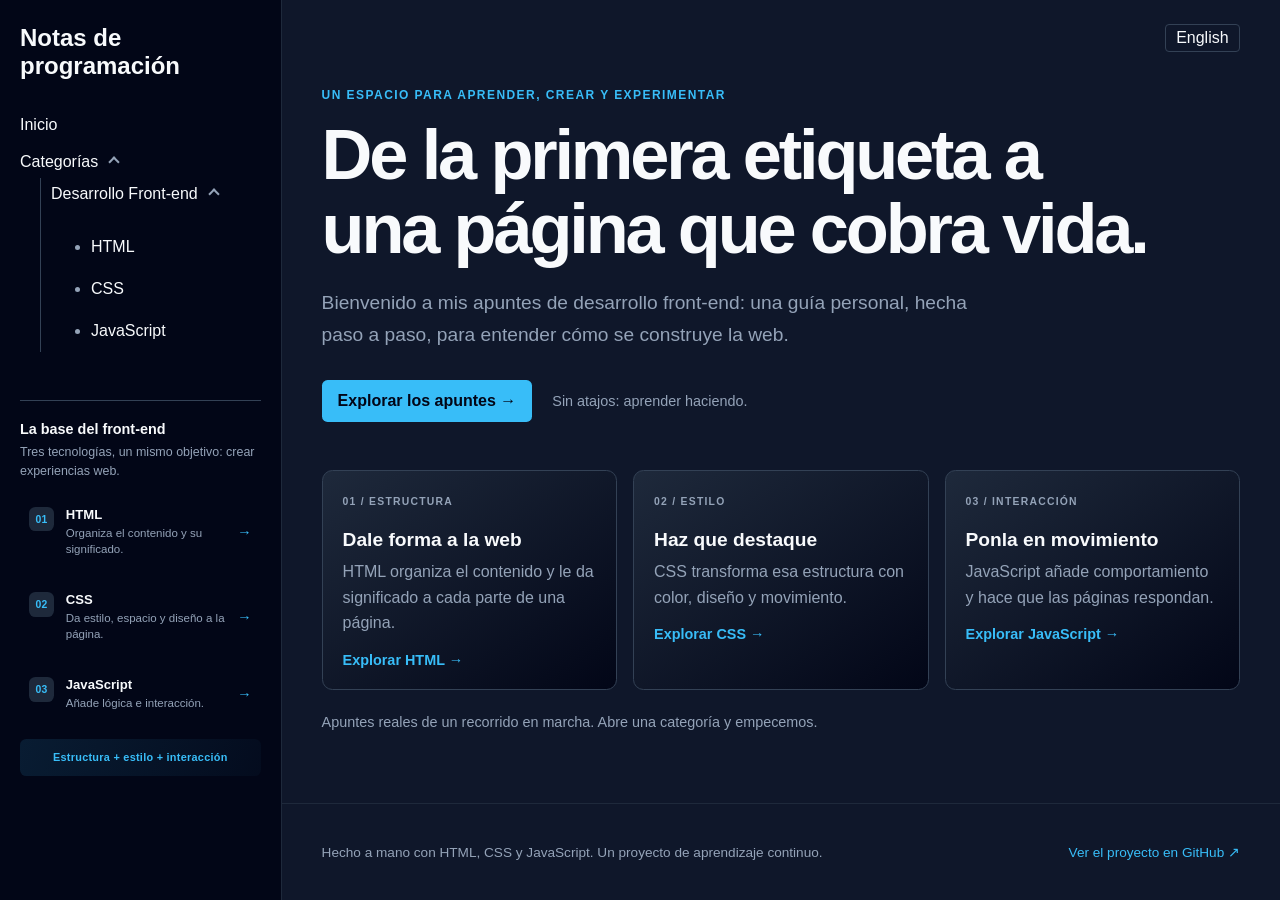
<file: index.html>
<!DOCTYPE html>
<html lang="es">
<head>
    <meta charset="UTF-8">
    <meta name="viewport" content="width=device-width, initial-scale=1.0">
    <title data-i18n="homeTitle">Notas de programación</title>
    <link rel="stylesheet" href="style.css">
    <script src="assets/language.js" defer></script>
</head>
<body>
    <nav>
        <h1 data-i18n="siteName">Notas de programación</h1>

        <span class="nav-links">
            <a class="nav-link" href="index.html" data-i18n="home">Inicio</a>
            <details open>
                <summary data-i18n="categories">Categorías</summary>
                <details class="sub-menu" open>
                    <summary data-i18n="frontEnd">Desarrollo Front-end</summary>
                    <ul>
                        <li><a href="pages/html.html">HTML</a></li>
                        <li><a href="pages/css.html">CSS</a></li>
                        <li><a href="pages/js.html">JavaScript</a></li>
                    </ul>
                </details>
            </details>
        </span>
        <section class="sidebar-learning" aria-labelledby="sidebar-learning-title">
            <h2 id="sidebar-learning-title" data-i18n="sidebarLearningTitle">La base del front-end</h2>
            <p data-i18n="sidebarLearningIntro">Tres tecnologías, un mismo objetivo: crear experiencias web.</p>
            <a class="sidebar-topic" href="pages/html.html">
                <span class="sidebar-topic-number">01</span>
                <span>
                    <strong>HTML</strong>
                    <small data-i18n="sidebarHtmlText">Organiza el contenido y su significado.</small>
                </span>
                <span class="sidebar-topic-arrow" aria-hidden="true">→</span>
            </a>
            <a class="sidebar-topic" href="pages/css.html">
                <span class="sidebar-topic-number">02</span>
                <span>
                    <strong>CSS</strong>
                    <small data-i18n="sidebarCssText">Da estilo, espacio y diseño a la página.</small>
                </span>
                <span class="sidebar-topic-arrow" aria-hidden="true">→</span>
            </a>
            <a class="sidebar-topic" href="pages/js.html">
                <span class="sidebar-topic-number">03</span>
                <span>
                    <strong>JavaScript</strong>
                    <small data-i18n="sidebarJsText">Añade lógica e interacción.</small>
                </span>
                <span class="sidebar-topic-arrow" aria-hidden="true">→</span>
            </a>
            <p class="sidebar-learning-note" data-i18n="sidebarLearningNote">Estructura + estilo + interacción</p>
        </section>
    </nav>

    <main>
        <button class="language-toggle" type="button" data-language-toggle>English</button>
        <section class="intro">
            <p class="intro-eyebrow" data-i18n="introEyebrow">Un espacio para aprender, crear y experimentar</p>
            <h2 data-i18n="introHeading">De la primera etiqueta a una página que cobra vida.</h2>
            <p class="intro-lead" data-i18n="introLead">Bienvenido a mis apuntes de desarrollo front-end: una guía personal, hecha paso a paso, para entender cómo se construye la web.</p>

            <div class="intro-actions">
                <a class="intro-button" href="pages/html.html" data-i18n="exploreNotes">Explorar los apuntes <span aria-hidden="true">→</span></a>
                <span class="intro-note" data-i18n="introNote">Sin atajos: aprender haciendo.</span>
            </div>

            <div class="intro-cards">
                <article class="intro-card">
                    <span class="card-number" data-i18n="htmlCardLabel">01 / ESTRUCTURA</span>
                    <h3 data-i18n="htmlCardTitle">Dale forma a la web</h3>
                    <p data-i18n="htmlCardText">HTML organiza el contenido y le da significado a cada parte de una página.</p>
                    <a href="pages/html.html" data-i18n="htmlCardLink">Explorar HTML →</a>
                </article>
                <article class="intro-card">
                    <span class="card-number" data-i18n="cssCardLabel">02 / ESTILO</span>
                    <h3 data-i18n="cssCardTitle">Haz que destaque</h3>
                    <p data-i18n="cssCardText">CSS transforma esa estructura con color, diseño y movimiento.</p>
                    <a href="pages/css.html" data-i18n="cssCardLink">Explorar CSS →</a>
                </article>
                <article class="intro-card">
                    <span class="card-number" data-i18n="jsCardLabel">03 / INTERACCIÓN</span>
                    <h3 data-i18n="jsCardTitle">Ponla en movimiento</h3>
                    <p data-i18n="jsCardText">JavaScript añade comportamiento y hace que las páginas respondan.</p>
                    <a href="pages/js.html" data-i18n="jsCardLink">Explorar JavaScript →</a>
                </article>
            </div>

            <p class="intro-signoff" data-i18n="introSignoff">Apuntes reales de un recorrido en marcha. Abre una categoría y empecemos.</p>
        </section>
    </main>

    <footer>
        <div class="footer-inner">
            <p data-i18n="footerNote">Hecho a mano con HTML, CSS y JavaScript. Un proyecto de aprendizaje continuo.</p>
            <a href="https://github.com/F0SK1/CodingNotes" target="_blank" rel="noopener noreferrer" data-i18n="footerGithub">Ver el proyecto en GitHub ↗</a>
        </div>
    </footer>
    <button class="back-to-top" type="button" data-back-to-top data-i18n-aria-label="backToTop" aria-label="Volver arriba" hidden>
        <svg aria-hidden="true" viewBox="0 0 24 24">
            <path d="M12 20V5M5 12l7-7 7 7"></path>
        </svg>
    </button>
</body>
</html>
</file>
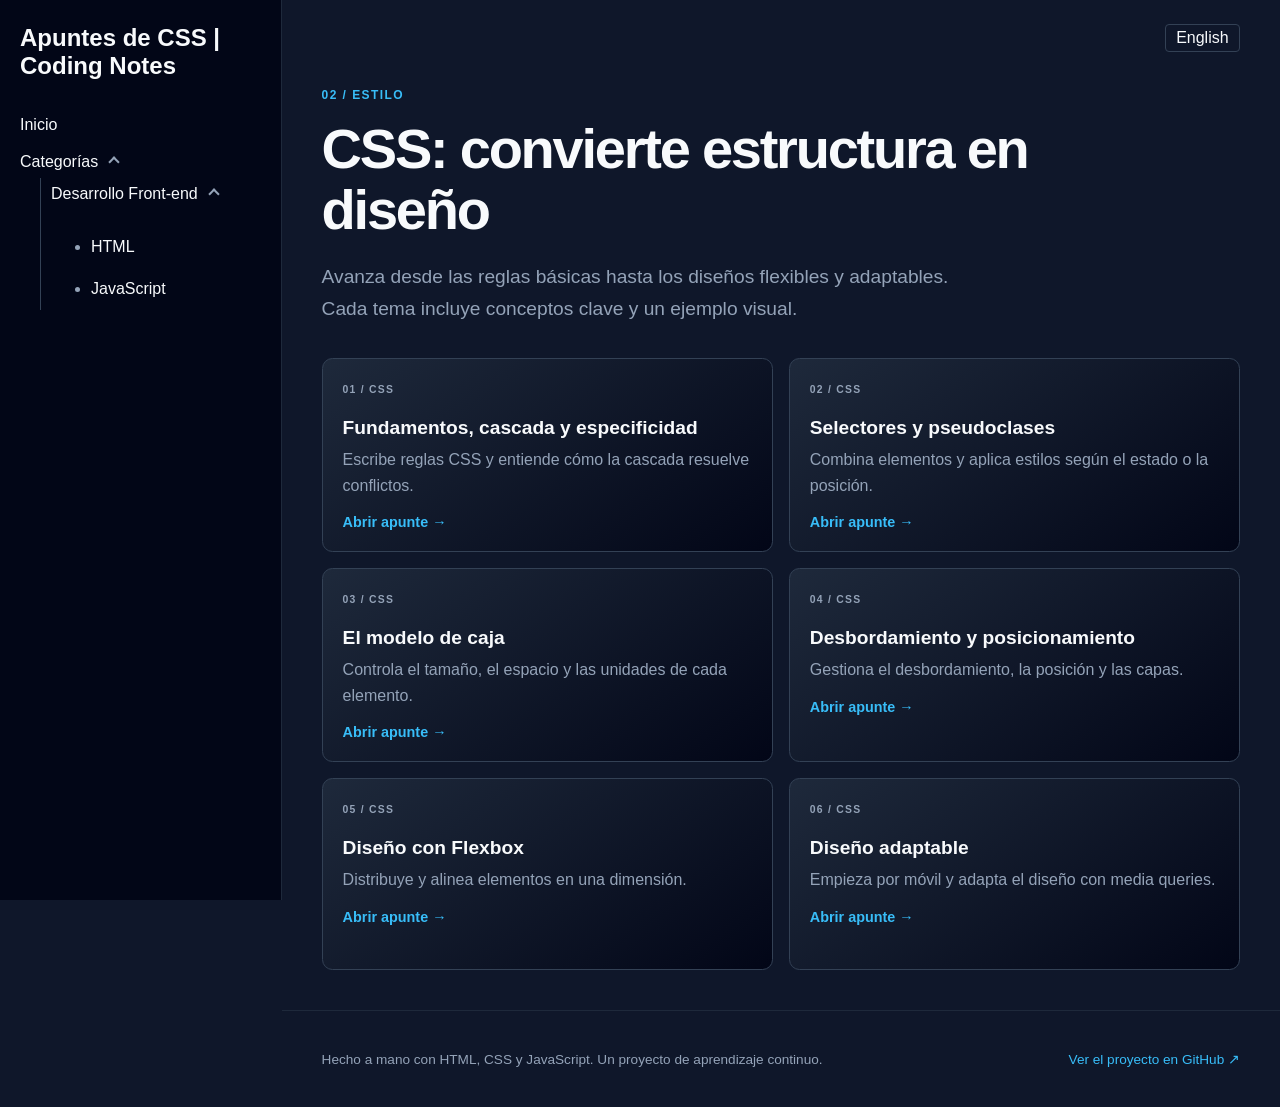
<file: pages/css.html>
<!DOCTYPE html>
<html lang="es">
<head>
    <meta charset="UTF-8">
    <meta name="viewport" content="width=device-width, initial-scale=1.0">
    <title data-i18n="cssTitle">Apuntes de CSS | Coding Notes</title>
    <link rel="stylesheet" href="../style.css">
    <script src="../assets/language.js" defer></script>
</head>
<body>
    <nav>
        <h1 data-i18n="cssTitle">Apuntes de CSS | Coding Notes</h1>
        <span class="nav-links">
            <a class="nav-link" href="../index.html" data-i18n="home">Inicio</a>
            <details open>
                <summary data-i18n="categories">Categorías</summary>
                <details class="sub-menu" open>
                    <summary data-i18n="frontEnd">Desarrollo Front-end</summary>
                    <ul>
                        <li><a href="html.html">HTML</a></li>
                        <li><a href="js.html">JavaScript</a></li>
                    </ul>
                </details>
            </details>
        </span>
    </nav>
    <main>
        <button class="language-toggle" type="button" data-language-toggle>English</button>
        <section class="notes-page">
            <header class="notes-header">
                <p class="intro-eyebrow" data-i18n="cssCardLabel">02 / ESTILO</p>
                <h2 data-i18n="cssOverviewHeading">CSS: convierte estructura en diseño</h2>
                <p class="intro-lead" data-i18n="cssOverviewIntro">Avanza desde las reglas básicas hasta los diseños flexibles y adaptables. Cada tema incluye conceptos clave y un ejemplo visual.</p>
            </header>
            <div class="html-topic-grid">
                <article class="intro-card">
                    <span class="card-number">01 / CSS</span>
                    <h3 data-i18n="cssFundamentalsTitle">Fundamentos, cascada y especificidad</h3>
                    <p data-i18n="cssFundamentalsSummary">Escribe reglas CSS y entiende cómo la cascada resuelve conflictos.</p>
                    <a href="css/fundamentals.html" data-i18n="htmlOpenStructure">Abrir apunte →</a>
                </article>
                <article class="intro-card">
                    <span class="card-number">02 / CSS</span>
                    <h3 data-i18n="cssSelectorsTitle">Selectores y pseudoclases</h3>
                    <p data-i18n="cssSelectorsSummary">Combina elementos y aplica estilos según el estado o la posición.</p>
                    <a href="css/selectors.html" data-i18n="htmlOpenStructure">Abrir apunte →</a>
                </article>
                <article class="intro-card">
                    <span class="card-number">03 / CSS</span>
                    <h3 data-i18n="cssBoxModelTitle">El modelo de caja</h3>
                    <p data-i18n="cssBoxModelSummary">Controla el tamaño, el espacio y las unidades de cada elemento.</p>
                    <a href="css/box-model.html" data-i18n="htmlOpenStructure">Abrir apunte →</a>
                </article>
                <article class="intro-card">
                    <span class="card-number">04 / CSS</span>
                    <h3 data-i18n="cssPositioningTitle">Desbordamiento y posicionamiento</h3>
                    <p data-i18n="cssPositioningSummary">Gestiona el desbordamiento, la posición y las capas.</p>
                    <a href="css/positioning.html" data-i18n="htmlOpenStructure">Abrir apunte →</a>
                </article>
                <article class="intro-card">
                    <span class="card-number">05 / CSS</span>
                    <h3 data-i18n="cssFlexboxTitle">Diseño con Flexbox</h3>
                    <p data-i18n="cssFlexboxSummary">Distribuye y alinea elementos en una dimensión.</p>
                    <a href="css/flexbox.html" data-i18n="htmlOpenStructure">Abrir apunte →</a>
                </article>
                <article class="intro-card">
                    <span class="card-number">06 / CSS</span>
                    <h3 data-i18n="cssResponsiveTitle">Diseño adaptable</h3>
                    <p data-i18n="cssResponsiveSummary">Empieza por móvil y adapta el diseño con media queries.</p>
                    <a href="css/responsive.html" data-i18n="htmlOpenStructure">Abrir apunte →</a>
                </article>
            </div>
        </section>
    </main>
    <footer>
        <div class="footer-inner">
            <p data-i18n="footerNote">Hecho a mano con HTML, CSS y JavaScript. Un proyecto de aprendizaje continuo.</p>
            <a href="https://github.com/F0SK1/CodingNotes" target="_blank" rel="noopener noreferrer" data-i18n="footerGithub">Ver el proyecto en GitHub ↗</a>
        </div>
    </footer>
    <button class="back-to-top" type="button" data-back-to-top data-i18n-aria-label="backToTop" aria-label="Volver arriba" hidden>
        <svg aria-hidden="true" viewBox="0 0 24 24">
            <path d="M12 20V5M5 12l7-7 7 7"></path>
        </svg>
    </button>
</body>
</html>
</file>
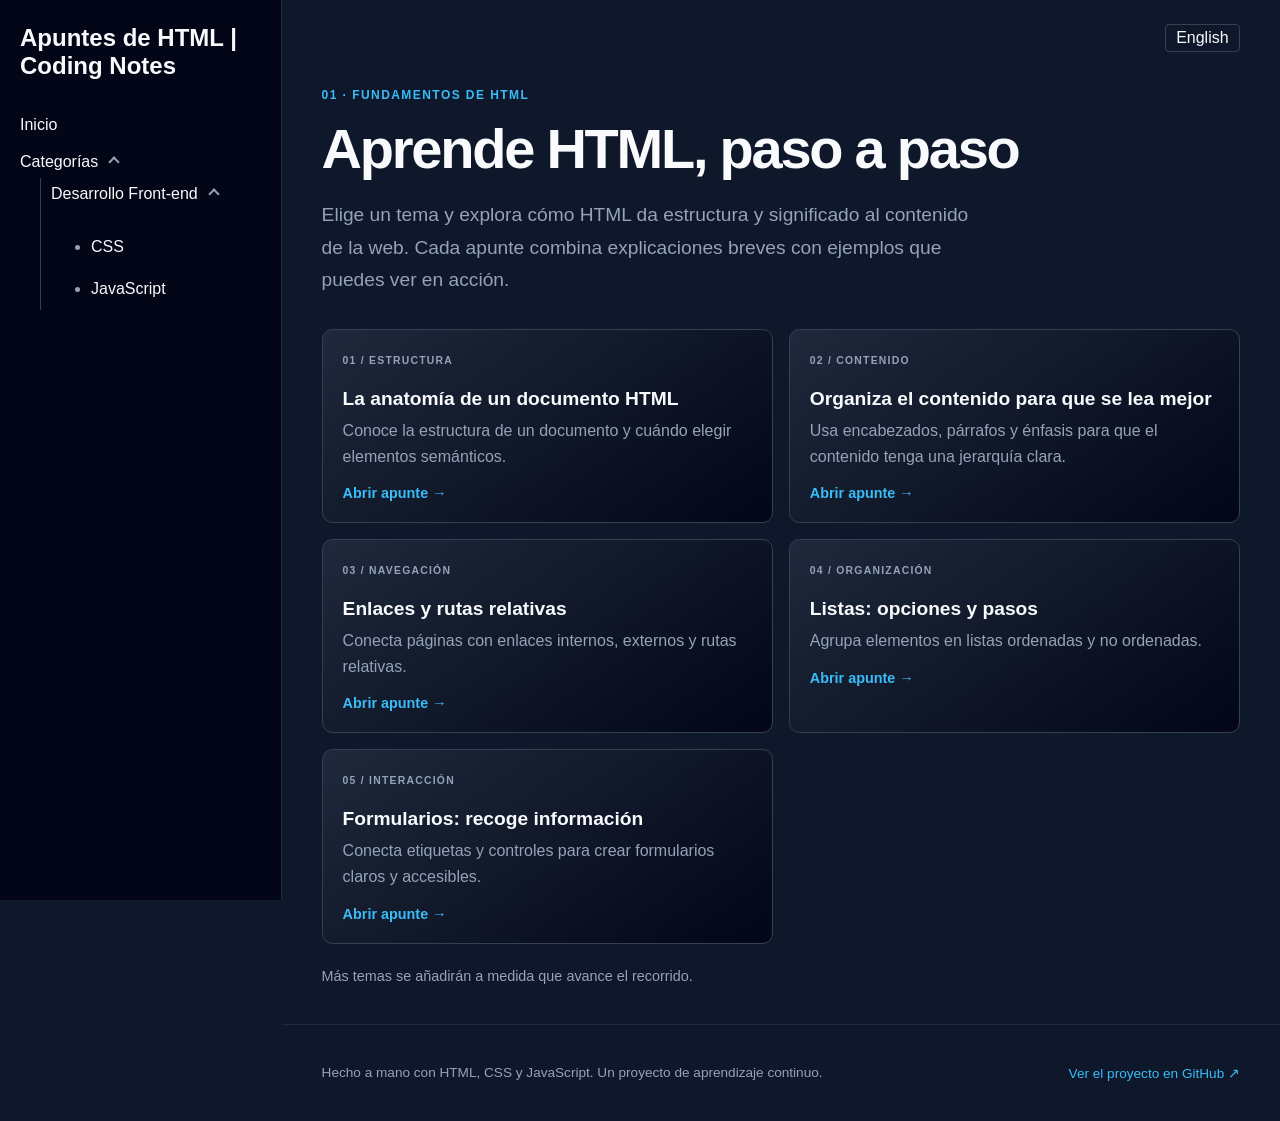
<file: pages/html.html>
<!DOCTYPE html>
<html lang="es">
<head>
    <meta charset="UTF-8">
    <meta name="viewport" content="width=device-width, initial-scale=1.0">
    <meta name="description" content="Explora los apuntes de HTML: estructura, textos, enlaces y listas.">
    <title data-i18n="htmlTitle">Apuntes de HTML | Coding Notes</title>
    <link rel="stylesheet" href="../style.css">
    <script src="../assets/language.js" defer></script>
</head>
<body>
    <nav>
        <h1 data-i18n="htmlTitle">Apuntes de HTML | Coding Notes</h1>
        <span class="nav-links">
            <a class="nav-link" href="../index.html" data-i18n="home">Inicio</a>
            <details open>
                <summary data-i18n="categories">Categorías</summary>
                <details class="sub-menu" open>
                    <summary data-i18n="frontEnd">Desarrollo Front-end</summary>
                    <ul>
                        <li><a href="css.html">CSS</a></li>
                        <li><a href="js.html">JavaScript</a></li>
                    </ul>
                </details>
            </details>
        </span>
    </nav>

    <main>
        <button class="language-toggle" type="button" data-language-toggle>English</button>
        <section class="notes-page">
            <header class="notes-header">
                <p class="intro-eyebrow" data-i18n="htmlEyebrow">01 · FUNDAMENTOS DE HTML</p>
                <h2 data-i18n="htmlOverviewHeading">Aprende HTML, paso a paso</h2>
                <p class="intro-lead" data-i18n="htmlOverviewIntro">Elige un tema y explora cómo HTML da estructura y significado al contenido de la web. Cada apunte combina explicaciones breves con ejemplos que puedes ver en acción.</p>
            </header>

            <div class="html-topic-grid">
                <article class="intro-card">
                    <span class="card-number" data-i18n="htmlStructureLabel">01 / ESTRUCTURA</span>
                    <h3 data-i18n="htmlDocumentHeading">La anatomía de un documento HTML</h3>
                    <p data-i18n="htmlStructureSummary">Conoce la estructura de un documento y cuándo elegir elementos semánticos.</p>
                    <a href="html/structure.html" data-i18n="htmlOpenStructure">Abrir apunte →</a>
                </article>
                <article class="intro-card">
                    <span class="card-number" data-i18n="htmlTextLabel">02 / CONTENIDO</span>
                    <h3 data-i18n="htmlTextHeading">Organiza el contenido para que se lea mejor</h3>
                    <p data-i18n="htmlTextSummary">Usa encabezados, párrafos y énfasis para que el contenido tenga una jerarquía clara.</p>
                    <a href="html/text.html" data-i18n="htmlOpenText">Abrir apunte →</a>
                </article>
                <article class="intro-card">
                    <span class="card-number" data-i18n="htmlLinksLabel">03 / NAVEGACIÓN</span>
                    <h3 data-i18n="htmlLinksHeading">Enlaces y rutas relativas</h3>
                    <p data-i18n="htmlLinksSummary">Conecta páginas con enlaces internos, externos y rutas relativas.</p>
                    <a href="html/links.html" data-i18n="htmlOpenLinks">Abrir apunte →</a>
                </article>
                <article class="intro-card">
                    <span class="card-number" data-i18n="htmlListsLabel">04 / ORGANIZACIÓN</span>
                    <h3 data-i18n="htmlListsHeading">Listas: opciones y pasos</h3>
                    <p data-i18n="htmlListsSummary">Agrupa elementos en listas ordenadas y no ordenadas.</p>
                    <a href="html/lists.html" data-i18n="htmlOpenLists">Abrir apunte →</a>
                </article>
                <article class="intro-card">
                    <span class="card-number" data-i18n="htmlFormsLabel">05 / INTERACCIÓN</span>
                    <h3 data-i18n="htmlFormsHeading">Formularios: recoge información</h3>
                    <p data-i18n="htmlFormsSummary">Conecta etiquetas y controles para crear formularios claros y accesibles.</p>
                    <a href="html/forms.html" data-i18n="htmlOpenForms">Abrir apunte →</a>
                </article>
            </div>

            <p class="intro-signoff" data-i18n="htmlOverviewSignoff">Más temas se añadirán a medida que avance el recorrido.</p>
        </section>
    </main>

    <footer>
        <div class="footer-inner">
            <p data-i18n="footerNote">Hecho a mano con HTML, CSS y JavaScript. Un proyecto de aprendizaje continuo.</p>
            <a href="https://github.com/F0SK1/CodingNotes" target="_blank" rel="noopener noreferrer" data-i18n="footerGithub">Ver el proyecto en GitHub ↗</a>
        </div>
    </footer>
    <button class="back-to-top" type="button" data-back-to-top data-i18n-aria-label="backToTop" aria-label="Volver arriba" hidden>
        <svg aria-hidden="true" viewBox="0 0 24 24">
            <path d="M12 20V5M5 12l7-7 7 7"></path>
        </svg>
    </button>
</body>
</html>
</file>
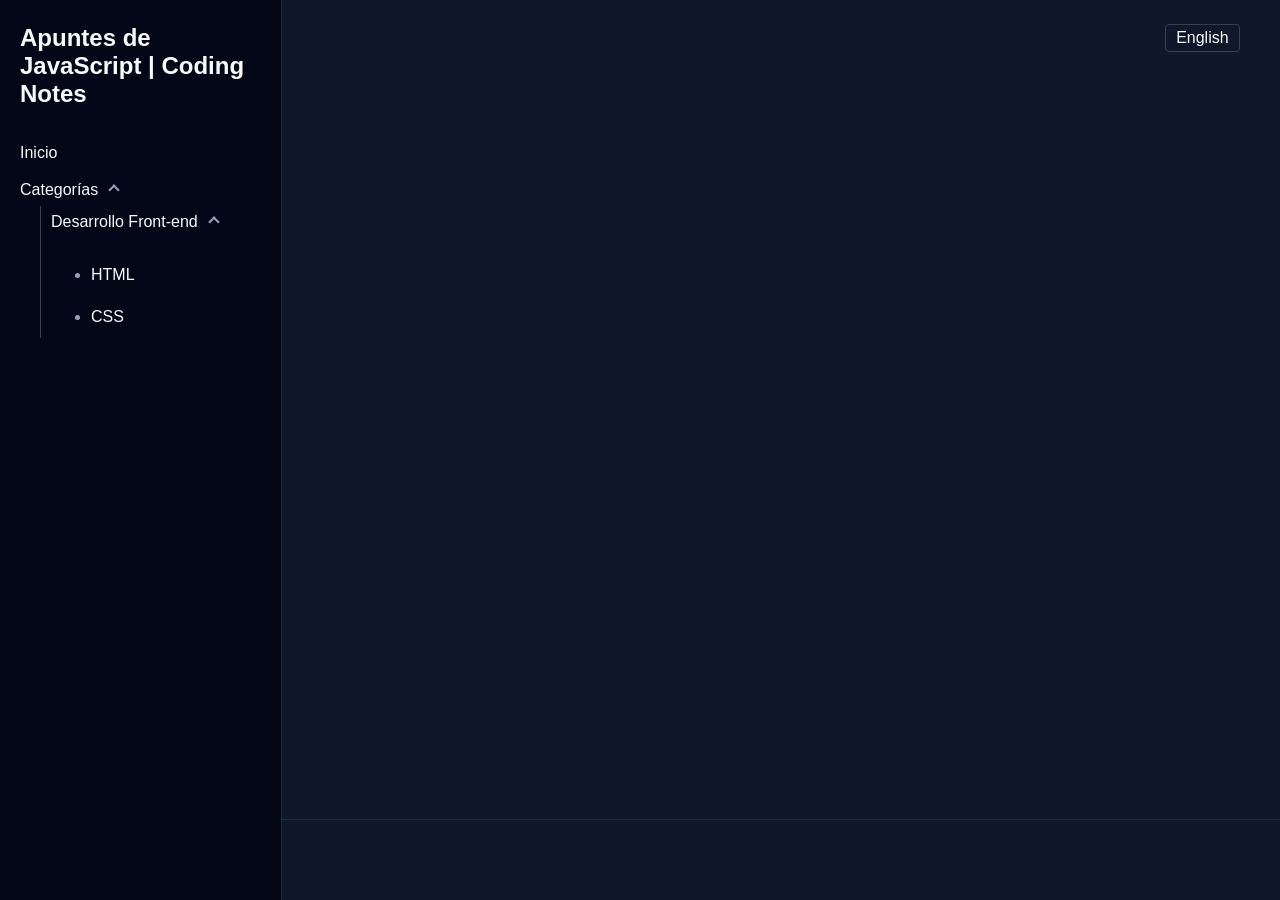
<file: pages/js.html>
<!DOCTYPE html>
<html lang="es">
<head>
    <meta charset="UTF-8">
    <meta name="viewport" content="width=device-width, initial-scale=1.0">
    <title data-i18n="jsTitle">Apuntes de JavaScript | Coding Notes</title>
    <link rel="stylesheet" href="../style.css">
    <script src="../assets/language.js" defer></script>
</head>
<body>
    <nav>
        <h1 data-i18n="jsTitle">Apuntes de JavaScript | Coding Notes</h1>
        <span class="nav-links">
            <a class="nav-link" href="../index.html" data-i18n="home">Inicio</a>
            <details open>
                <summary data-i18n="categories">Categorías</summary>
                <details class="sub-menu" open>
                    <summary data-i18n="frontEnd">Desarrollo Front-end</summary>
                    <ul>
                        <li><a href="html.html">HTML</a></li>
                        <li><a href="css.html">CSS</a></li>
                    </ul>
                </details>
            </details>
        </span>
    </nav>
    <main>
        <button class="language-toggle" type="button" data-language-toggle>English</button>
    </main>
    <footer></footer>
    <button class="back-to-top" type="button" data-back-to-top data-i18n-aria-label="backToTop" aria-label="Volver arriba" hidden>
        <svg aria-hidden="true" viewBox="0 0 24 24">
            <path d="M12 20V5M5 12l7-7 7 7"></path>
        </svg>
    </button>
</body>
</html>
</file>
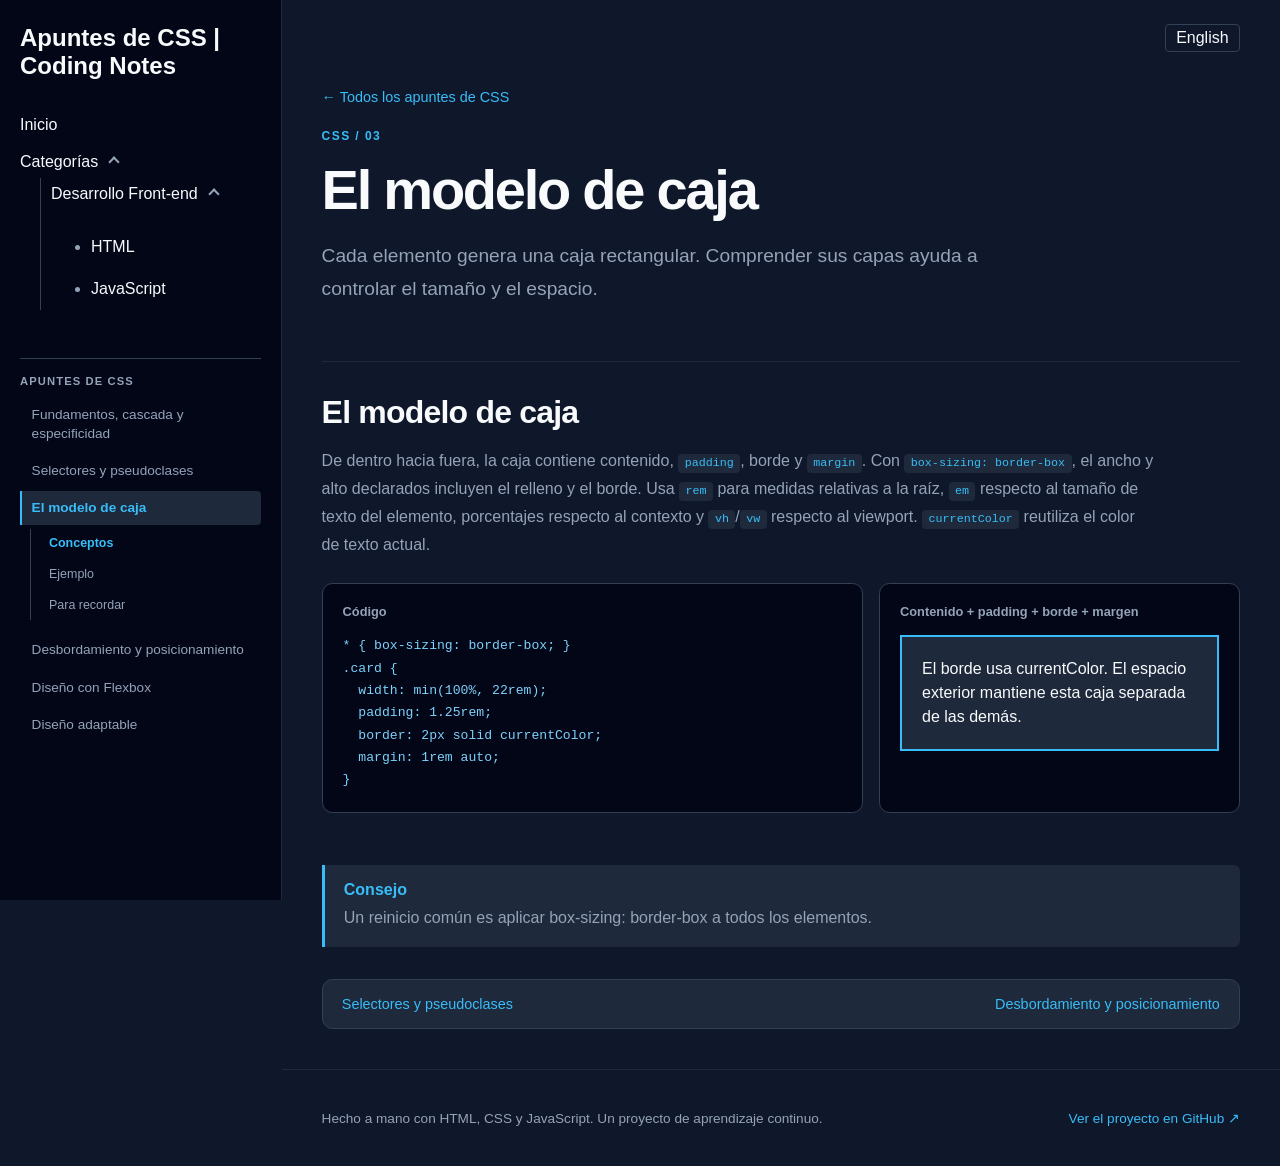
<file: pages/css/box-model.html>
<!DOCTYPE html>
<html lang="es">
<head><meta charset="UTF-8"><meta name="viewport" content="width=device-width, initial-scale=1.0"><title data-i18n="cssBoxModelPageTitle">Modelo de caja CSS | Coding Notes</title><link rel="stylesheet" href="../../style.css"><script src="../../assets/language.js" defer></script></head>
<body><nav>
    <h1 data-i18n="cssTitle">Apuntes de CSS | Coding Notes</h1><span class="nav-links"><a class="nav-link" href="../../index.html" data-i18n="home">Inicio</a><details open><summary data-i18n="categories">Categorías</summary><details class="sub-menu" open><summary data-i18n="frontEnd">Desarrollo Front-end</summary><ul><li><a href="../html.html">HTML</a></li><li><a href="../js.html">JavaScript</a></li></ul></details></details></span>
    <section class="lesson-sidebar-index" aria-labelledby="css-sidebar-index-title"><h2 id="css-sidebar-index-title" data-i18n="cssSidebarIndex">Apuntes de CSS</h2><ul><li><a href="fundamentals.html" data-i18n="cssFundamentalsTitle"></a></li><li><a href="selectors.html" data-i18n="cssSelectorsTitle"></a></li><li><a href="box-model.html" aria-current="page" data-i18n="cssBoxModelTitle"></a><ul class="page-section-index" data-page-section-index><li><a href="#box-model" data-i18n="pageTocContent">Concepts</a></li><li><a href="#box-model-example" data-i18n="pageTocExample">Example</a></li><li><a href="#box-model-tip" data-i18n="pageTocTip">Key takeaway</a></li></ul></li><li><a href="positioning.html" data-i18n="cssPositioningTitle"></a></li><li><a href="flexbox.html" data-i18n="cssFlexboxTitle"></a></li><li><a href="responsive.html" data-i18n="cssResponsiveTitle"></a></li></ul></section>
</nav><main><button class="language-toggle" type="button" data-language-toggle>English</button><article class="notes-page">
    <header class="notes-header"><a class="lesson-back" href="../css.html" data-i18n="cssBackToIndex"></a><p class="intro-eyebrow">CSS / 03</p><h2 data-i18n="cssBoxModelTitle"></h2><p class="intro-lead" data-i18n="cssBoxModelLead"></p></header>
    <section class="note-section" id="box-model"><h2 data-i18n="cssBoxModelTitle"></h2><p data-i18n-html="cssBoxModelText"></p>
        <div class="example-grid" id="box-model-example"><div class="code-panel"><h3 data-i18n="codeLabel"></h3><pre><code data-i18n="cssBoxModelExample"></code></pre></div><div class="render-panel"><h3 data-i18n="cssBoxModelDemoTitle"></h3><div class="css-box-model-demo" data-i18n="cssBoxModelDemoText">El borde usa currentColor.</div></div></div>
    </section><aside class="learning-callout" id="box-model-tip"><strong data-i18n="cssTipLabel">Consejo</strong><p data-i18n="cssBoxModelTip"></p></aside><nav class="lesson-pagination" aria-label="CSS notes" data-i18n-aria-label="cssPaginationLabel"><a href="selectors.html" data-i18n="cssSelectorsTitle"></a><a href="positioning.html" data-i18n="cssPositioningTitle"></a></nav>
</article></main><footer><div class="footer-inner"><p data-i18n="footerNote"></p><a href="https://github.com/F0SK1/CodingNotes" target="_blank" rel="noopener noreferrer" data-i18n="footerGithub"></a></div></footer><button class="back-to-top" type="button" data-back-to-top data-i18n-aria-label="backToTop" aria-label="Volver arriba" hidden><svg aria-hidden="true" viewBox="0 0 24 24"><path d="M12 20V5M5 12l7-7 7 7"></path></svg></button></body></html>
</file>
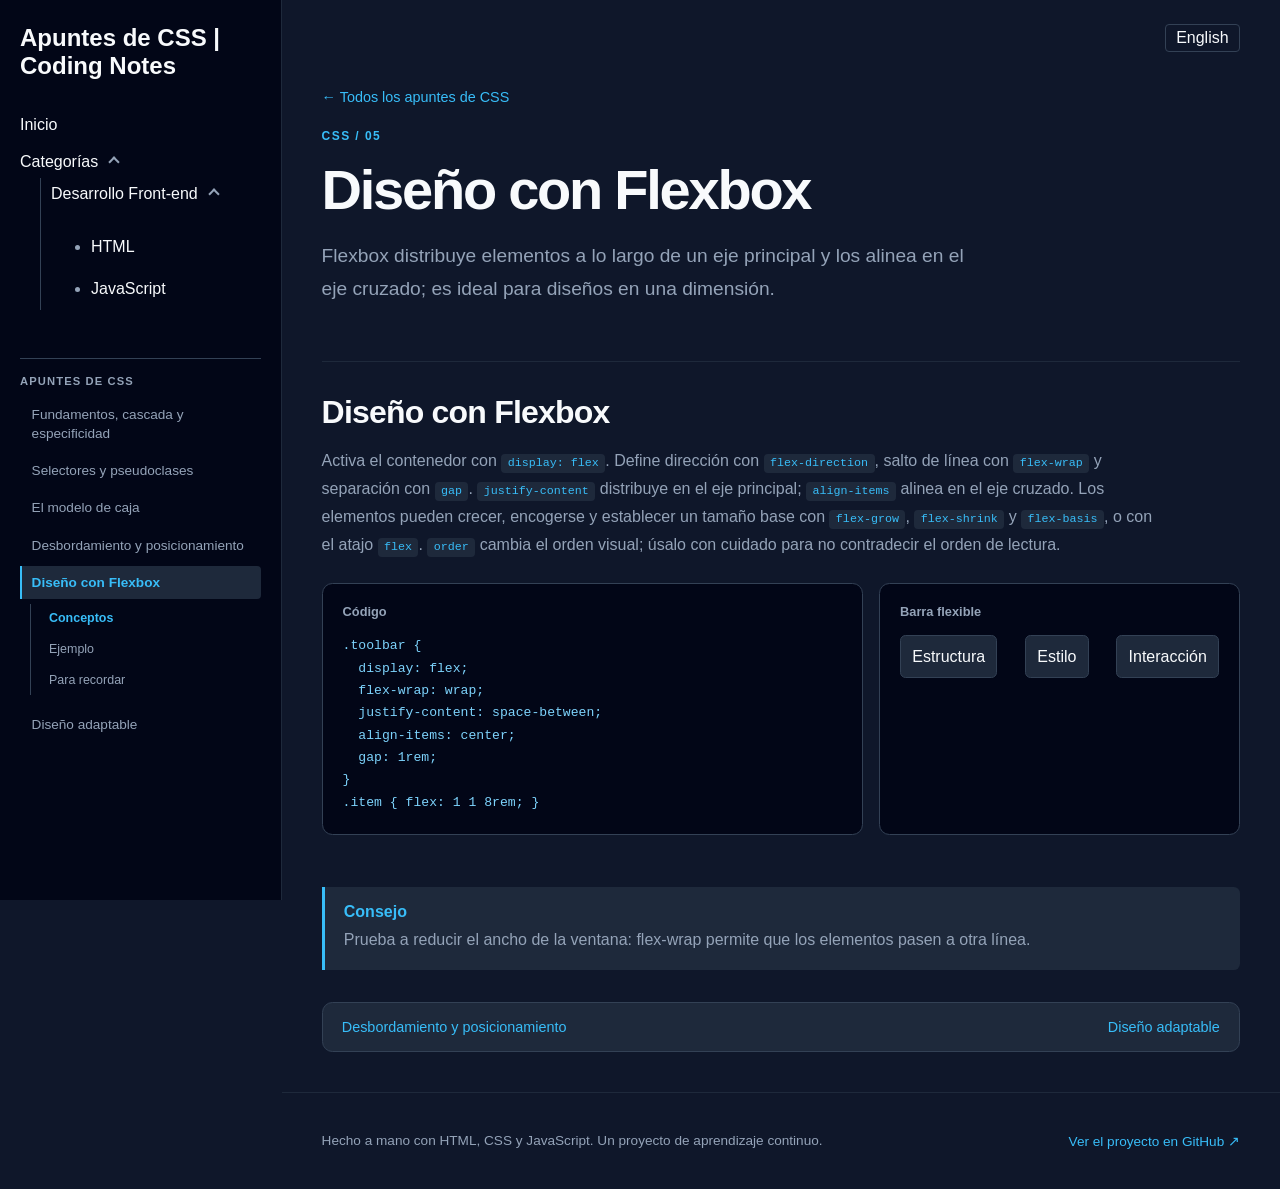
<file: pages/css/flexbox.html>
<!DOCTYPE html>
<html lang="es">
<head><meta charset="UTF-8"><meta name="viewport" content="width=device-width, initial-scale=1.0"><title data-i18n="cssFlexboxPageTitle">Flexbox | Coding Notes</title><link rel="stylesheet" href="../../style.css"><script src="../../assets/language.js" defer></script></head>
<body><nav>
    <h1 data-i18n="cssTitle">Apuntes de CSS | Coding Notes</h1><span class="nav-links"><a class="nav-link" href="../../index.html" data-i18n="home">Inicio</a><details open><summary data-i18n="categories">Categorías</summary><details class="sub-menu" open><summary data-i18n="frontEnd">Desarrollo Front-end</summary><ul><li><a href="../html.html">HTML</a></li><li><a href="../js.html">JavaScript</a></li></ul></details></details></span>
    <section class="lesson-sidebar-index" aria-labelledby="css-sidebar-index-title"><h2 id="css-sidebar-index-title" data-i18n="cssSidebarIndex"></h2><ul><li><a href="fundamentals.html" data-i18n="cssFundamentalsTitle"></a></li><li><a href="selectors.html" data-i18n="cssSelectorsTitle"></a></li><li><a href="box-model.html" data-i18n="cssBoxModelTitle"></a></li><li><a href="positioning.html" data-i18n="cssPositioningTitle"></a></li><li><a href="flexbox.html" aria-current="page" data-i18n="cssFlexboxTitle"></a><ul class="page-section-index" data-page-section-index><li><a href="#flexbox" data-i18n="pageTocContent">Concepts</a></li><li><a href="#flexbox-example" data-i18n="pageTocExample">Example</a></li><li><a href="#flexbox-tip" data-i18n="pageTocTip">Key takeaway</a></li></ul></li><li><a href="responsive.html" data-i18n="cssResponsiveTitle"></a></li></ul></section>
</nav><main><button class="language-toggle" type="button" data-language-toggle>English</button><article class="notes-page">
    <header class="notes-header"><a class="lesson-back" href="../css.html" data-i18n="cssBackToIndex"></a><p class="intro-eyebrow">CSS / 05</p><h2 data-i18n="cssFlexboxTitle"></h2><p class="intro-lead" data-i18n="cssFlexboxLead"></p></header>
    <section class="note-section" id="flexbox"><h2 data-i18n="cssFlexboxTitle"></h2><p data-i18n-html="cssFlexboxText"></p>
        <div class="example-grid" id="flexbox-example"><div class="code-panel"><h3 data-i18n="codeLabel"></h3><pre><code data-i18n="cssFlexboxExample"></code></pre></div><div class="render-panel"><h3 data-i18n="cssFlexboxDemoTitle"></h3><div class="css-flex-demo"><span data-i18n="cssFlexboxDemoOne">Estructura</span><span data-i18n="cssFlexboxDemoTwo">Estilo</span><span data-i18n="cssFlexboxDemoThree">Interacción</span></div></div></div>
    </section><aside class="learning-callout" id="flexbox-tip"><strong data-i18n="cssTipLabel">Consejo</strong><p data-i18n="cssFlexboxTip"></p></aside><nav class="lesson-pagination" aria-label="CSS notes" data-i18n-aria-label="cssPaginationLabel"><a href="positioning.html" data-i18n="cssPositioningTitle"></a><a href="responsive.html" data-i18n="cssResponsiveTitle"></a></nav>
</article></main><footer><div class="footer-inner"><p data-i18n="footerNote"></p><a href="https://github.com/F0SK1/CodingNotes" target="_blank" rel="noopener noreferrer" data-i18n="footerGithub"></a></div></footer><button class="back-to-top" type="button" data-back-to-top data-i18n-aria-label="backToTop" aria-label="Volver arriba" hidden><svg aria-hidden="true" viewBox="0 0 24 24"><path d="M12 20V5M5 12l7-7 7 7"></path></svg></button></body></html>
</file>
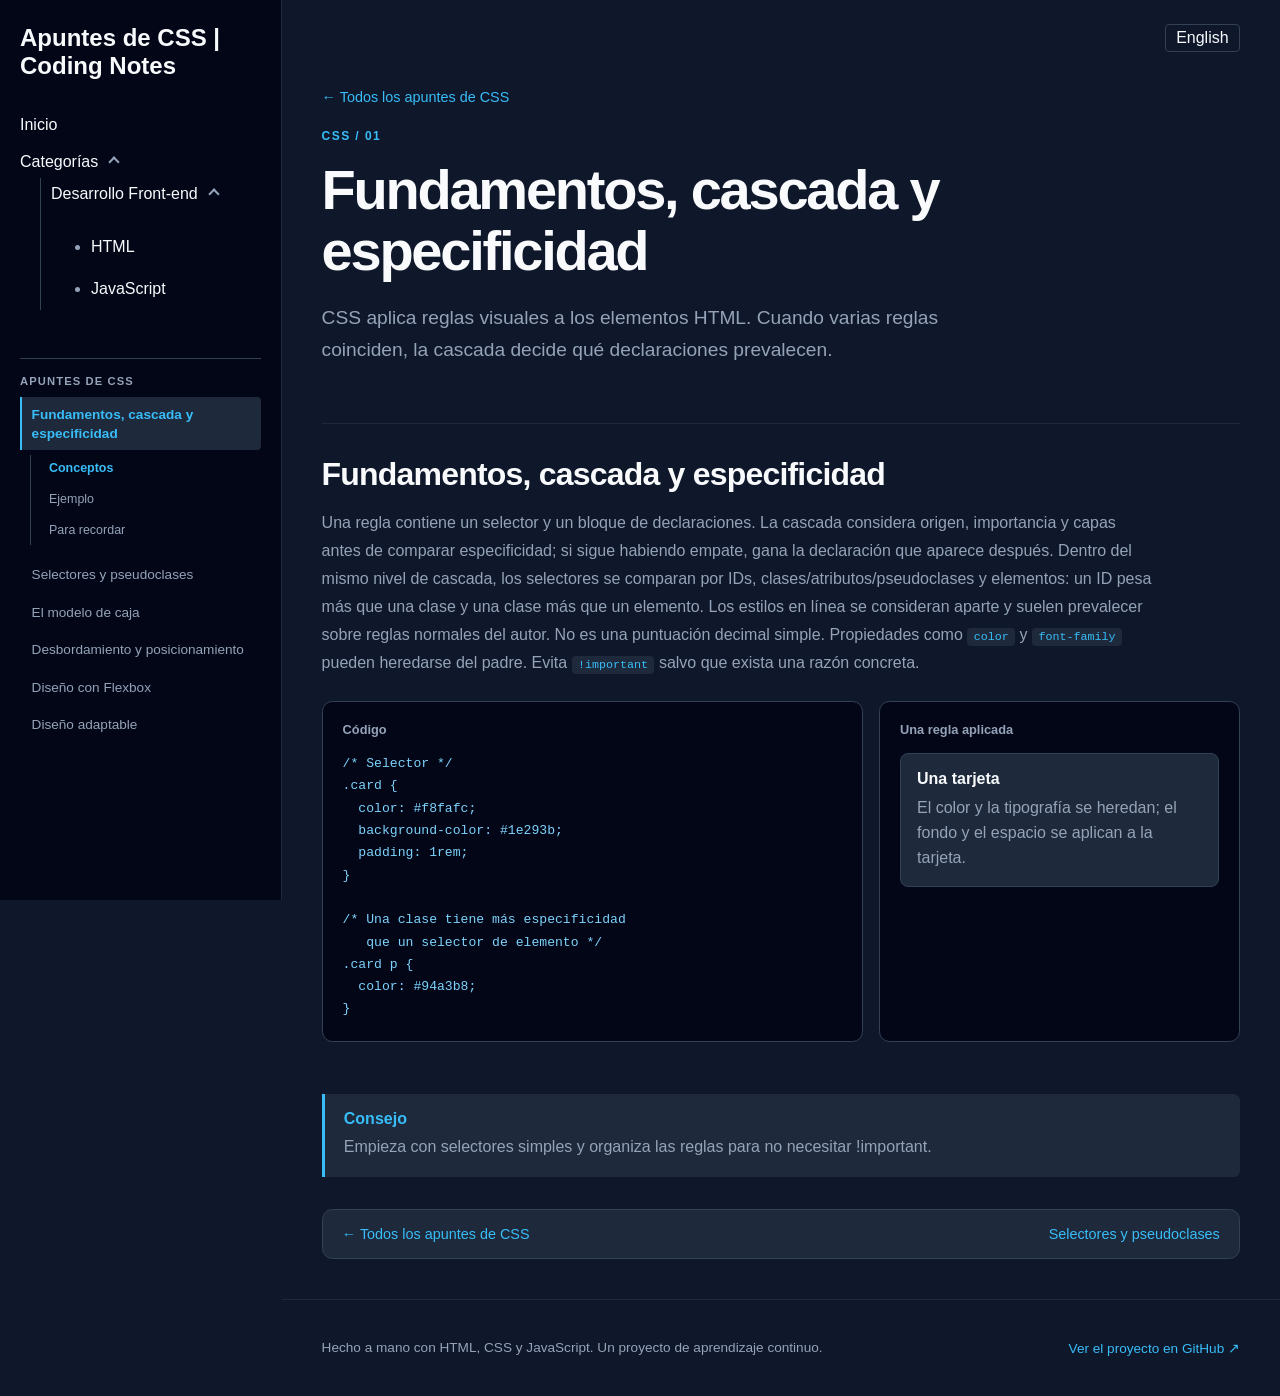
<file: pages/css/fundamentals.html>
<!DOCTYPE html>
<html lang="es">
<head>
    <meta charset="UTF-8">
    <meta name="viewport" content="width=device-width, initial-scale=1.0">
    <title data-i18n="cssFundamentalsPageTitle">Fundamentos de CSS | Coding Notes</title>
    <link rel="stylesheet" href="../../style.css">
    <script src="../../assets/language.js" defer></script>
</head>
<body>
    <nav>
        <h1 data-i18n="cssTitle">Apuntes de CSS | Coding Notes</h1>
        <span class="nav-links">
            <a class="nav-link" href="../../index.html" data-i18n="home">Inicio</a>
            <details open><summary data-i18n="categories">Categorías</summary><details class="sub-menu" open><summary data-i18n="frontEnd">Desarrollo Front-end</summary><ul><li><a href="../html.html">HTML</a></li><li><a href="../js.html">JavaScript</a></li></ul></details></details>
        </span>
        <section class="lesson-sidebar-index" aria-labelledby="css-sidebar-index-title">
            <h2 id="css-sidebar-index-title" data-i18n="cssSidebarIndex">Apuntes de CSS</h2>
            <ul>
                <li>
                    <a href="fundamentals.html" aria-current="page" data-i18n="cssFundamentalsTitle">Fundamentos, cascada y especificidad</a>
                    <ul class="page-section-index" data-page-section-index>
                        <li><a href="#fundamentos" data-i18n="pageTocContent">Conceptos</a></li>
                        <li><a href="#fundamentals-example" data-i18n="pageTocExample">Ejemplo</a></li>
                        <li><a href="#fundamentals-tip" data-i18n="pageTocTip">Para recordar</a></li>
                    </ul>
                </li>
                <li><a href="selectors.html" data-i18n="cssSelectorsTitle">Selectores y pseudoclases</a></li>
                <li><a href="box-model.html" data-i18n="cssBoxModelTitle">El modelo de caja</a></li>
                <li><a href="positioning.html" data-i18n="cssPositioningTitle">Desbordamiento y posicionamiento</a></li>
                <li><a href="flexbox.html" data-i18n="cssFlexboxTitle">Diseño con Flexbox</a></li>
                <li><a href="responsive.html" data-i18n="cssResponsiveTitle">Diseño adaptable</a></li>
            </ul>
        </section>
    </nav>
    <main><button class="language-toggle" type="button" data-language-toggle>English</button>
        <article class="notes-page">
            <header class="notes-header"><a class="lesson-back" href="../css.html" data-i18n="cssBackToIndex">← Todos los apuntes de CSS</a><p class="intro-eyebrow">CSS / 01</p><h2 data-i18n="cssFundamentalsTitle">Fundamentos, cascada y especificidad</h2><p class="intro-lead" data-i18n="cssFundamentalsLead">CSS aplica reglas visuales a los elementos HTML. Cuando varias reglas coinciden, la cascada decide qué declaraciones prevalecen.</p></header>
            <section class="note-section" id="fundamentos"><h2 data-i18n="cssFundamentalsTitle">Fundamentos, cascada y especificidad</h2><p data-i18n-html="cssFundamentalsText">Una regla contiene un selector y un bloque de declaraciones. La cascada considera origen, importancia y capas antes de comparar especificidad; si sigue habiendo empate, gana la declaración que aparece después.</p>
                <div class="example-grid" id="fundamentals-example"><div class="code-panel"><h3 data-i18n="codeLabel">Código</h3><pre><code data-i18n="cssFundamentalsExample"></code></pre></div><div class="render-panel"><h3 data-i18n="cssFundamentalsDemoTitle">Una regla aplicada</h3><div class="css-demo-card"><strong data-i18n="cssFundamentalsDemoHeading">Una tarjeta</strong><p data-i18n="cssFundamentalsDemoText">El color y la tipografía se heredan; el fondo y el espacio se aplican a la tarjeta.</p></div></div></div>
            </section>
            <aside class="learning-callout" id="fundamentals-tip"><strong data-i18n="cssTipLabel">Consejo</strong><p data-i18n="cssFundamentalsTip">Empieza con selectores simples y organiza las reglas para no necesitar !important.</p></aside>
            <nav class="lesson-pagination" aria-label="CSS notes" data-i18n-aria-label="cssPaginationLabel"><a href="../css.html" data-i18n="cssBackToIndex">← All CSS notes</a><a href="selectors.html" data-i18n="cssSelectorsTitle">Selectors and pseudo-classes →</a></nav>
        </article>
    </main>
    <footer><div class="footer-inner"><p data-i18n="footerNote">Hecho a mano con HTML, CSS y JavaScript. Un proyecto de aprendizaje continuo.</p><a href="https://github.com/F0SK1/CodingNotes" target="_blank" rel="noopener noreferrer" data-i18n="footerGithub">Ver el proyecto en GitHub ↗</a></div></footer>
    <button class="back-to-top" type="button" data-back-to-top data-i18n-aria-label="backToTop" aria-label="Volver arriba" hidden><svg aria-hidden="true" viewBox="0 0 24 24"><path d="M12 20V5M5 12l7-7 7 7"></path></svg></button>
</body>
</html>
</file>
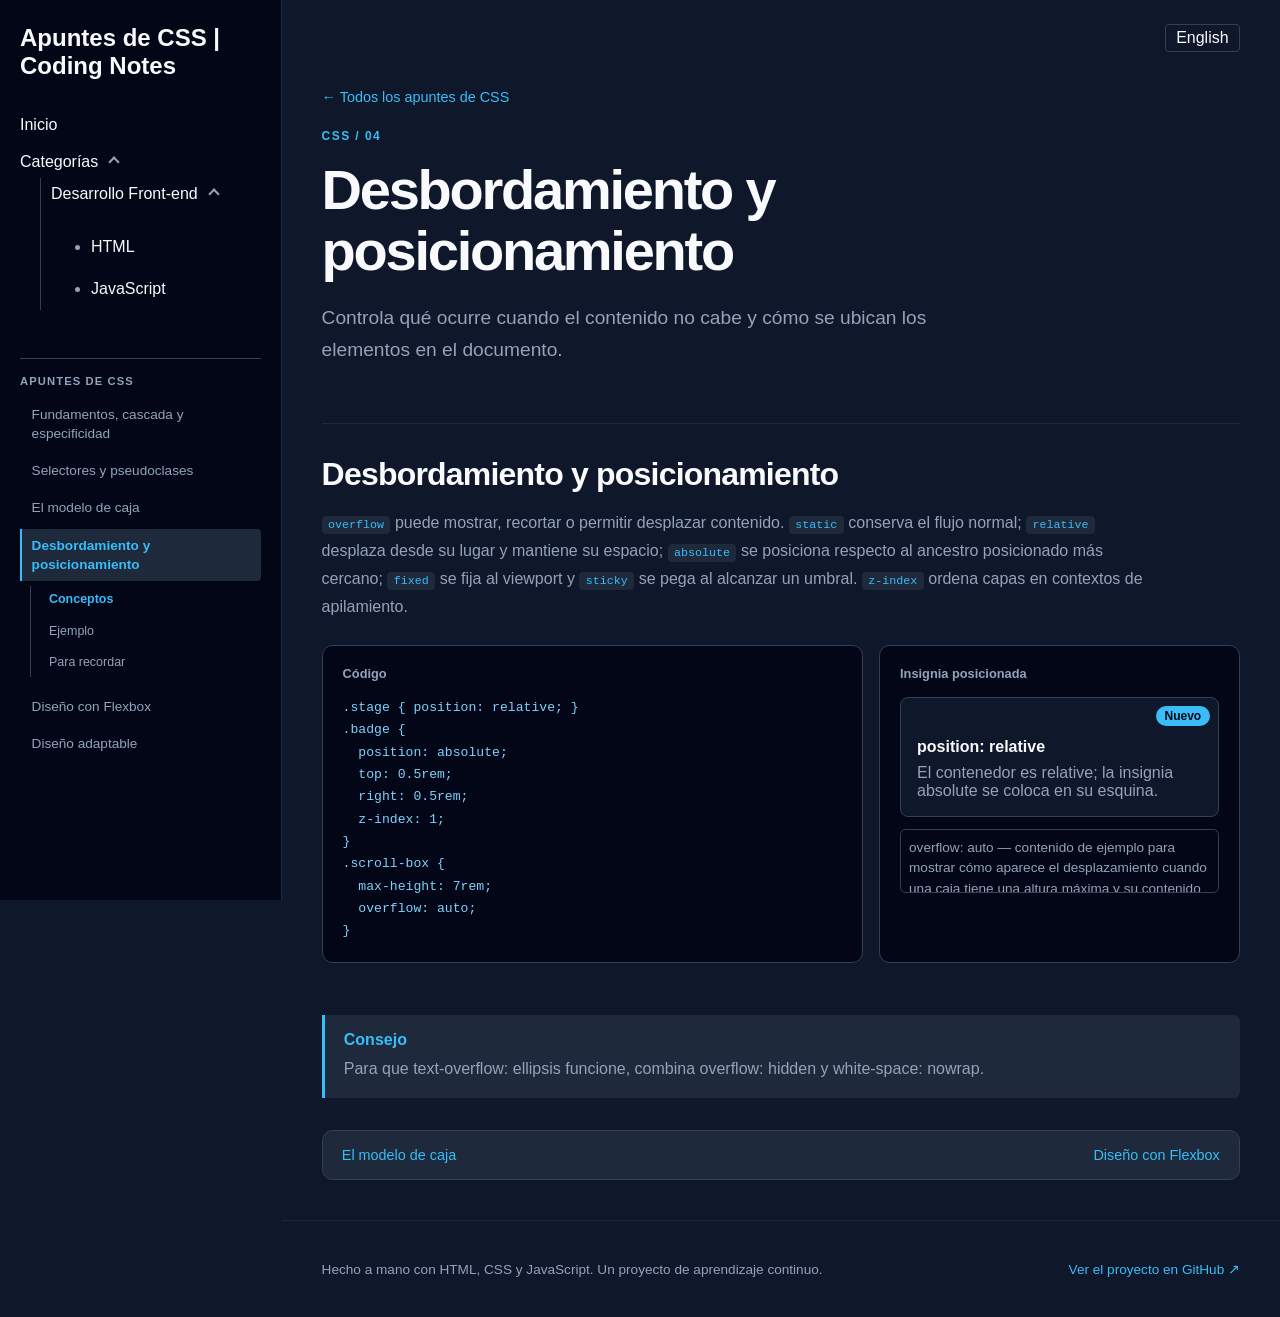
<file: pages/css/positioning.html>
<!DOCTYPE html>
<html lang="es">
<head><meta charset="UTF-8"><meta name="viewport" content="width=device-width, initial-scale=1.0"><title data-i18n="cssPositioningPageTitle">Posicionamiento CSS | Coding Notes</title><link rel="stylesheet" href="../../style.css"><script src="../../assets/language.js" defer></script></head>
<body><nav>
    <h1 data-i18n="cssTitle">Apuntes de CSS | Coding Notes</h1><span class="nav-links"><a class="nav-link" href="../../index.html" data-i18n="home">Inicio</a><details open><summary data-i18n="categories">Categorías</summary><details class="sub-menu" open><summary data-i18n="frontEnd">Desarrollo Front-end</summary><ul><li><a href="../html.html">HTML</a></li><li><a href="../js.html">JavaScript</a></li></ul></details></details></span>
    <section class="lesson-sidebar-index" aria-labelledby="css-sidebar-index-title"><h2 id="css-sidebar-index-title" data-i18n="cssSidebarIndex"></h2><ul><li><a href="fundamentals.html" data-i18n="cssFundamentalsTitle"></a></li><li><a href="selectors.html" data-i18n="cssSelectorsTitle"></a></li><li><a href="box-model.html" data-i18n="cssBoxModelTitle"></a></li><li><a href="positioning.html" aria-current="page" data-i18n="cssPositioningTitle"></a><ul class="page-section-index" data-page-section-index><li><a href="#posicionamiento" data-i18n="pageTocContent">Concepts</a></li><li><a href="#positioning-example" data-i18n="pageTocExample">Example</a></li><li><a href="#positioning-tip" data-i18n="pageTocTip">Key takeaway</a></li></ul></li><li><a href="flexbox.html" data-i18n="cssFlexboxTitle"></a></li><li><a href="responsive.html" data-i18n="cssResponsiveTitle"></a></li></ul></section>
</nav><main><button class="language-toggle" type="button" data-language-toggle>English</button><article class="notes-page">
    <header class="notes-header"><a class="lesson-back" href="../css.html" data-i18n="cssBackToIndex"></a><p class="intro-eyebrow">CSS / 04</p><h2 data-i18n="cssPositioningTitle"></h2><p class="intro-lead" data-i18n="cssPositioningLead"></p></header>
    <section class="note-section" id="posicionamiento"><h2 data-i18n="cssPositioningTitle"></h2><p data-i18n-html="cssPositioningText"></p>
        <div class="example-grid" id="positioning-example"><div class="code-panel"><h3 data-i18n="codeLabel"></h3><pre><code data-i18n="cssPositioningExample"></code></pre></div><div class="render-panel"><h3 data-i18n="cssPositioningDemoTitle"></h3><div class="css-position-stage"><span class="css-position-badge" data-i18n="cssPositioningDemoBadge">Nuevo</span><strong>position: relative</strong><p data-i18n="cssPositioningDemoText"></p></div><div class="css-overflow-demo">overflow: auto — contenido de ejemplo para mostrar cómo aparece el desplazamiento cuando una caja tiene una altura máxima y su contenido no cabe.</div></div></div>
    </section><aside class="learning-callout" id="positioning-tip"><strong data-i18n="cssTipLabel">Consejo</strong><p data-i18n="cssPositioningTip"></p></aside><nav class="lesson-pagination" aria-label="CSS notes" data-i18n-aria-label="cssPaginationLabel"><a href="box-model.html" data-i18n="cssBoxModelTitle"></a><a href="flexbox.html" data-i18n="cssFlexboxTitle"></a></nav>
</article></main><footer><div class="footer-inner"><p data-i18n="footerNote"></p><a href="https://github.com/F0SK1/CodingNotes" target="_blank" rel="noopener noreferrer" data-i18n="footerGithub"></a></div></footer><button class="back-to-top" type="button" data-back-to-top data-i18n-aria-label="backToTop" aria-label="Volver arriba" hidden><svg aria-hidden="true" viewBox="0 0 24 24"><path d="M12 20V5M5 12l7-7 7 7"></path></svg></button></body></html>
</file>
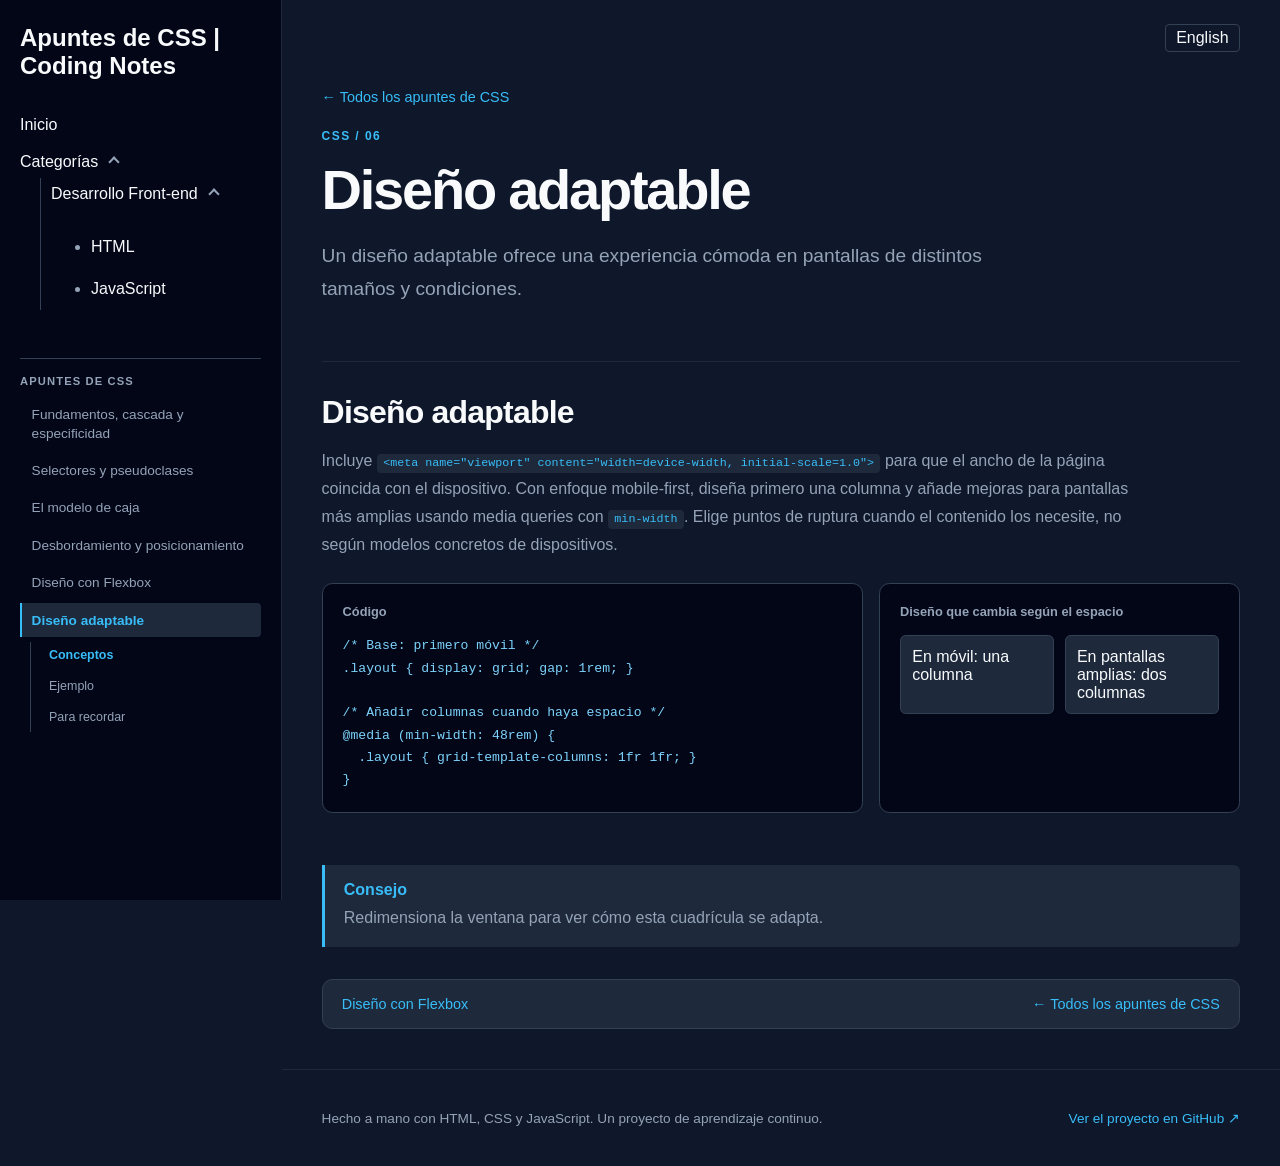
<file: pages/css/responsive.html>
<!DOCTYPE html>
<html lang="es">
<head><meta charset="UTF-8"><meta name="viewport" content="width=device-width, initial-scale=1.0"><title data-i18n="cssResponsivePageTitle">Diseño adaptable con CSS | Coding Notes</title><link rel="stylesheet" href="../../style.css"><script src="../../assets/language.js" defer></script></head>
<body><nav>
    <h1 data-i18n="cssTitle">Apuntes de CSS | Coding Notes</h1><span class="nav-links"><a class="nav-link" href="../../index.html" data-i18n="home">Inicio</a><details open><summary data-i18n="categories">Categorías</summary><details class="sub-menu" open><summary data-i18n="frontEnd">Desarrollo Front-end</summary><ul><li><a href="../html.html">HTML</a></li><li><a href="../js.html">JavaScript</a></li></ul></details></details></span>
    <section class="lesson-sidebar-index" aria-labelledby="css-sidebar-index-title"><h2 id="css-sidebar-index-title" data-i18n="cssSidebarIndex"></h2><ul><li><a href="fundamentals.html" data-i18n="cssFundamentalsTitle"></a></li><li><a href="selectors.html" data-i18n="cssSelectorsTitle"></a></li><li><a href="box-model.html" data-i18n="cssBoxModelTitle"></a></li><li><a href="positioning.html" data-i18n="cssPositioningTitle"></a></li><li><a href="flexbox.html" data-i18n="cssFlexboxTitle"></a></li><li><a href="responsive.html" aria-current="page" data-i18n="cssResponsiveTitle"></a><ul class="page-section-index" data-page-section-index><li><a href="#responsive" data-i18n="pageTocContent">Concepts</a></li><li><a href="#responsive-example" data-i18n="pageTocExample">Example</a></li><li><a href="#responsive-tip" data-i18n="pageTocTip">Key takeaway</a></li></ul></li></ul></section>
</nav><main><button class="language-toggle" type="button" data-language-toggle>English</button><article class="notes-page">
    <header class="notes-header"><a class="lesson-back" href="../css.html" data-i18n="cssBackToIndex"></a><p class="intro-eyebrow">CSS / 06</p><h2 data-i18n="cssResponsiveTitle"></h2><p class="intro-lead" data-i18n="cssResponsiveLead"></p></header>
    <section class="note-section" id="responsive"><h2 data-i18n="cssResponsiveTitle"></h2><p data-i18n-html="cssResponsiveText"></p>
        <div class="example-grid" id="responsive-example"><div class="code-panel"><h3 data-i18n="codeLabel"></h3><pre><code data-i18n="cssResponsiveExample"></code></pre></div><div class="render-panel"><h3 data-i18n="cssResponsiveDemoTitle"></h3><div class="css-responsive-demo"><span data-i18n="cssResponsiveDemoOne">En móvil: una columna</span><span data-i18n="cssResponsiveDemoTwo">En pantallas amplias: dos columnas</span></div></div></div>
    </section><aside class="learning-callout" id="responsive-tip"><strong data-i18n="cssTipLabel">Consejo</strong><p data-i18n="cssResponsiveTip"></p></aside><nav class="lesson-pagination" aria-label="CSS notes" data-i18n-aria-label="cssPaginationLabel"><a href="flexbox.html" data-i18n="cssFlexboxTitle"></a><a href="../css.html" data-i18n="cssBackToIndex"></a></nav>
</article></main><footer><div class="footer-inner"><p data-i18n="footerNote"></p><a href="https://github.com/F0SK1/CodingNotes" target="_blank" rel="noopener noreferrer" data-i18n="footerGithub"></a></div></footer><button class="back-to-top" type="button" data-back-to-top data-i18n-aria-label="backToTop" aria-label="Volver arriba" hidden><svg aria-hidden="true" viewBox="0 0 24 24"><path d="M12 20V5M5 12l7-7 7 7"></path></svg></button></body></html>
</file>
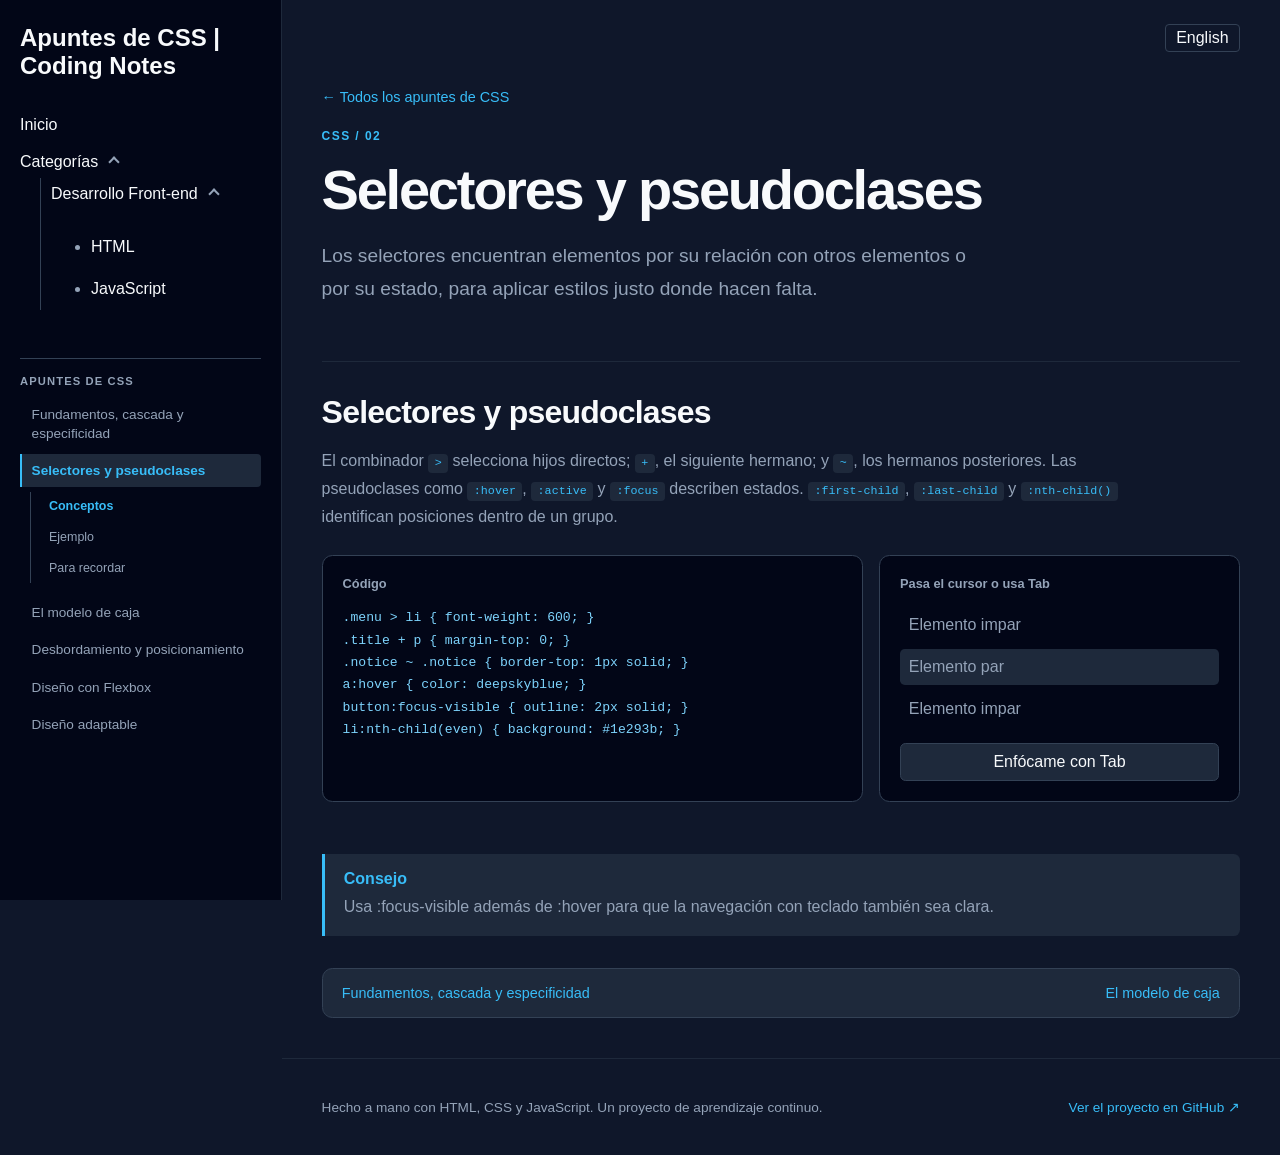
<file: pages/css/selectors.html>
<!DOCTYPE html>
<html lang="es">
<head>
    <meta charset="UTF-8"><meta name="viewport" content="width=device-width, initial-scale=1.0">
    <title data-i18n="cssSelectorsPageTitle">Selectores CSS | Coding Notes</title><link rel="stylesheet" href="../../style.css"><script src="../../assets/language.js" defer></script>
</head>
<body><nav>
    <h1 data-i18n="cssTitle">Apuntes de CSS | Coding Notes</h1><span class="nav-links"><a class="nav-link" href="../../index.html" data-i18n="home">Inicio</a><details open><summary data-i18n="categories">Categorías</summary><details class="sub-menu" open><summary data-i18n="frontEnd">Desarrollo Front-end</summary><ul><li><a href="../html.html">HTML</a></li><li><a href="../js.html">JavaScript</a></li></ul></details></details></span>
    <section class="lesson-sidebar-index" aria-labelledby="css-sidebar-index-title"><h2 id="css-sidebar-index-title" data-i18n="cssSidebarIndex">Apuntes de CSS</h2><ul>
        <li><a href="fundamentals.html" data-i18n="cssFundamentalsTitle">Fundamentals, cascade, and specificity</a></li><li><a href="selectors.html" aria-current="page" data-i18n="cssSelectorsTitle">Selectors and pseudo-classes</a><ul class="page-section-index" data-page-section-index><li><a href="#selectores" data-i18n="pageTocContent">Concepts</a></li><li><a href="#selectors-example" data-i18n="pageTocExample">Example</a></li><li><a href="#selectors-tip" data-i18n="pageTocTip">Key takeaway</a></li></ul></li><li><a href="box-model.html" data-i18n="cssBoxModelTitle">The box model</a></li><li><a href="positioning.html" data-i18n="cssPositioningTitle">Overflow and positioning</a></li><li><a href="flexbox.html" data-i18n="cssFlexboxTitle">Layouts with Flexbox</a></li><li><a href="responsive.html" data-i18n="cssResponsiveTitle">Responsive design</a></li>
    </ul></section>
</nav><main><button class="language-toggle" type="button" data-language-toggle>English</button><article class="notes-page">
    <header class="notes-header"><a class="lesson-back" href="../css.html" data-i18n="cssBackToIndex">← All CSS notes</a><p class="intro-eyebrow">CSS / 02</p><h2 data-i18n="cssSelectorsTitle">Selectores y pseudoclases</h2><p class="intro-lead" data-i18n="cssSelectorsLead">Los selectores encuentran elementos por su relación con otros elementos o por su estado.</p></header>
    <section class="note-section" id="selectores"><h2 data-i18n="cssSelectorsTitle">Selectores y pseudoclases</h2><p data-i18n-html="cssSelectorsText">El combinador <code>&gt;</code> selecciona hijos directos; <code>+</code>, el siguiente hermano; y <code>~</code>, los hermanos posteriores.</p>
        <div class="example-grid" id="selectors-example"><div class="code-panel"><h3 data-i18n="codeLabel">Código</h3><pre><code data-i18n="cssSelectorsExample"></code></pre></div><div class="render-panel"><h3 data-i18n="cssSelectorsDemoTitle">Pasa el cursor o usa Tab</h3><ul class="css-selector-demo"><li data-i18n="cssSelectorsDemoFirst">Elemento impar</li><li data-i18n="cssSelectorsDemoSecond">Elemento par</li><li data-i18n="cssSelectorsDemoThird">Elemento impar</li></ul><button class="css-focus-demo" type="button" data-i18n="cssSelectorsDemoButton">Enfócame con Tab</button></div></div>
    </section><aside class="learning-callout" id="selectors-tip"><strong data-i18n="cssTipLabel">Consejo</strong><p data-i18n="cssSelectorsTip">Usa :focus-visible además de :hover para que la navegación con teclado también sea clara.</p></aside>
    <nav class="lesson-pagination" aria-label="CSS notes" data-i18n-aria-label="cssPaginationLabel"><a href="fundamentals.html" data-i18n="cssFundamentalsTitle"></a><a href="box-model.html" data-i18n="cssBoxModelTitle"></a></nav>
</article></main><footer><div class="footer-inner"><p data-i18n="footerNote"></p><a href="https://github.com/F0SK1/CodingNotes" target="_blank" rel="noopener noreferrer" data-i18n="footerGithub"></a></div></footer><button class="back-to-top" type="button" data-back-to-top data-i18n-aria-label="backToTop" aria-label="Volver arriba" hidden><svg aria-hidden="true" viewBox="0 0 24 24"><path d="M12 20V5M5 12l7-7 7 7"></path></svg></button></body></html>
</file>
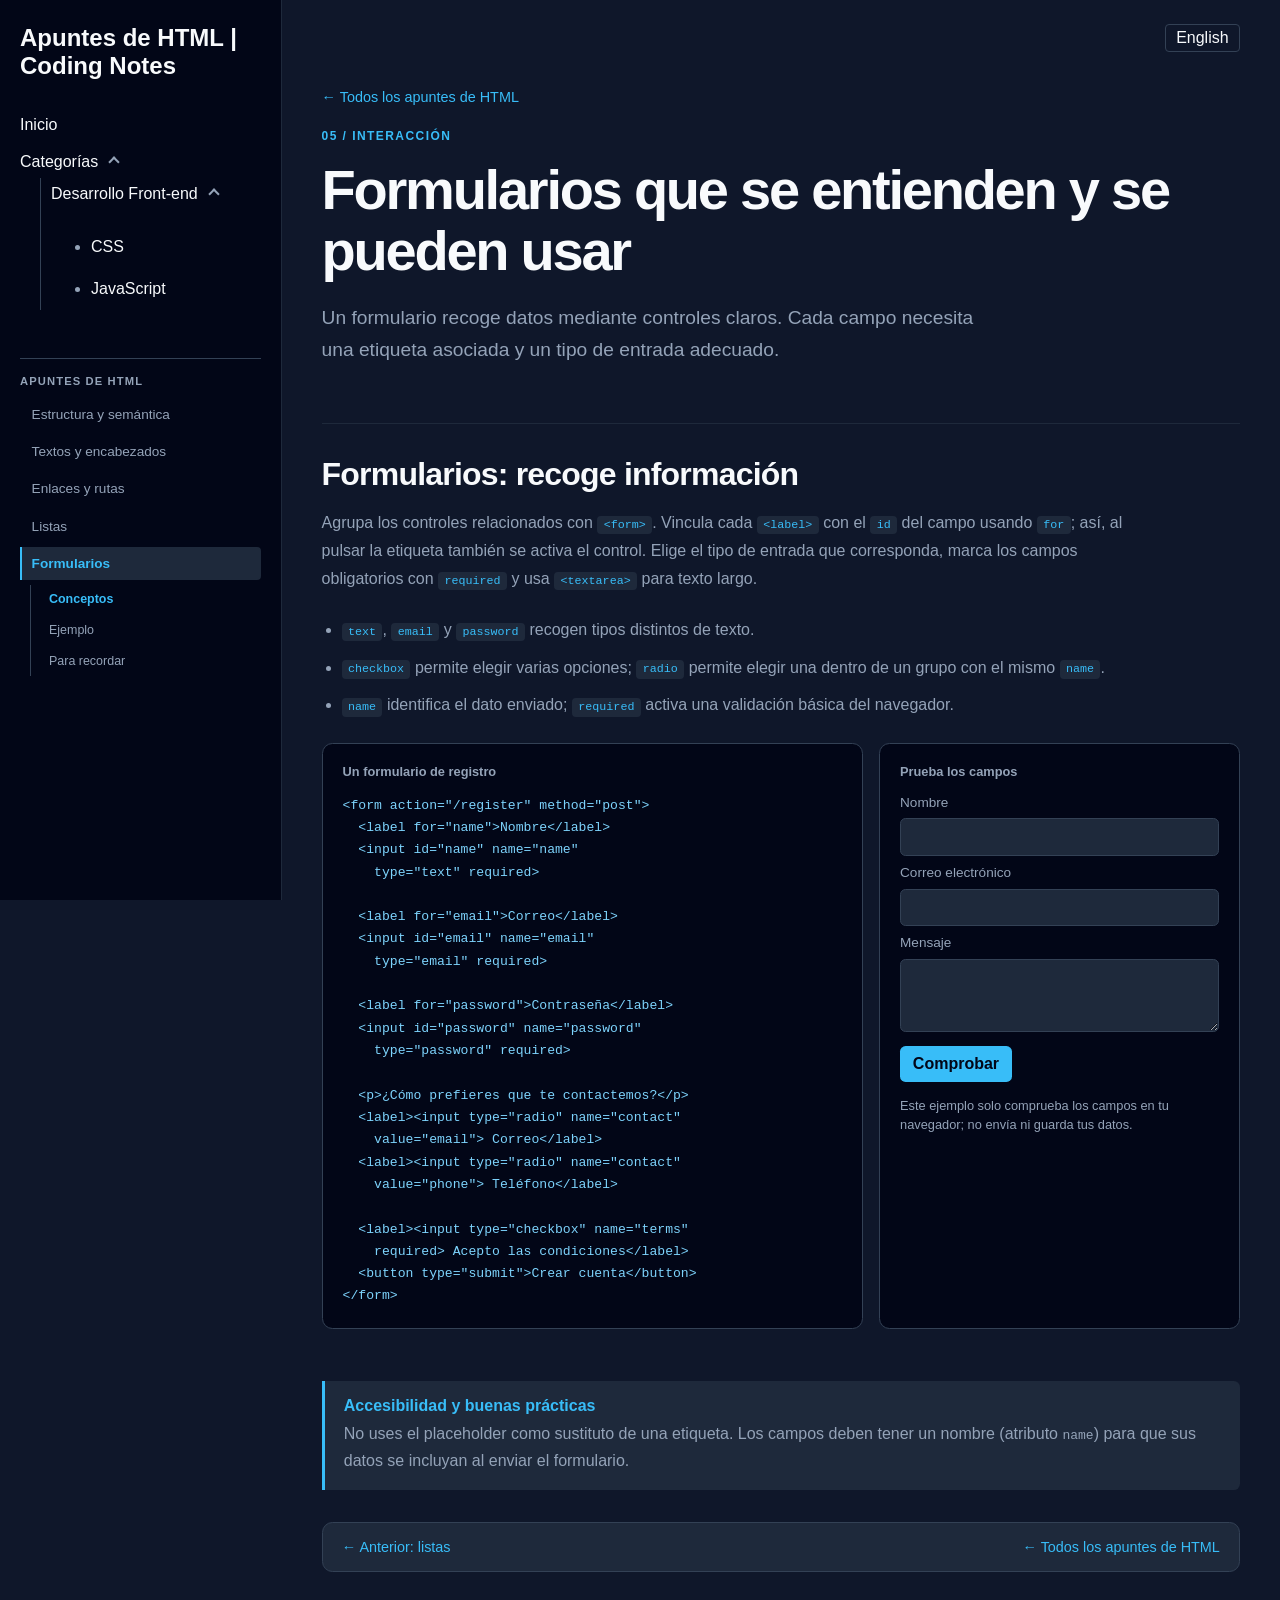
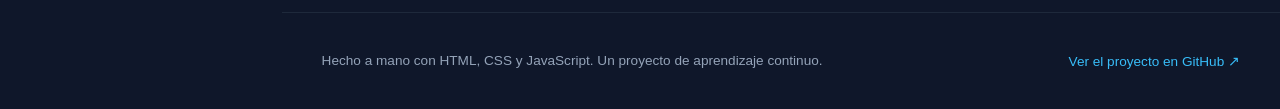
<file: pages/html/forms.html>
<!DOCTYPE html>
<html lang="es">
<head>
    <meta charset="UTF-8">
    <meta name="viewport" content="width=device-width, initial-scale=1.0">
    <meta name="description" content="Aprende a crear formularios HTML claros, accesibles y funcionales.">
    <title data-i18n="htmlFormsPageTitle">Formularios HTML | Coding Notes</title>
    <link rel="stylesheet" href="../../style.css">
    <script src="../../assets/language.js" defer></script>
</head>
<body>
    <nav>
        <h1 data-i18n="htmlTitle">Apuntes de HTML | Coding Notes</h1>
        <span class="nav-links">
            <a class="nav-link" href="../../index.html" data-i18n="home">Inicio</a>
            <details open>
                <summary data-i18n="categories">Categorías</summary>
                <details class="sub-menu" open>
                    <summary data-i18n="frontEnd">Desarrollo Front-end</summary>
                    <ul>
                        <li><a href="../css.html">CSS</a></li>
                        <li><a href="../js.html">JavaScript</a></li>
                    </ul>
                </details>
            </details>
        </span>
        <section class="lesson-sidebar-index" aria-labelledby="html-sidebar-index-title">
            <h2 id="html-sidebar-index-title" data-i18n="htmlSidebarIndex">Apuntes de HTML</h2>
            <ul>
                <li><a href="structure.html" data-i18n="htmlStructureNav">Estructura y semántica</a></li>
                <li><a href="text.html" data-i18n="htmlTextNav">Textos y encabezados</a></li>
                <li><a href="links.html" data-i18n="htmlLinksNav">Enlaces y rutas</a></li>
                <li><a href="lists.html" data-i18n="htmlListsNav">Listas</a></li>
                <li>
                    <a href="forms.html" aria-current="page" data-i18n="htmlFormsNav">Formularios</a>
                    <ul class="page-section-index" data-page-section-index>
                        <li><a href="#forms-content" data-i18n="pageTocContent">Conceptos</a></li>
                        <li><a href="#forms-example" data-i18n="pageTocExample">Ejemplo</a></li>
                        <li><a href="#forms-tip" data-i18n="pageTocTip">Para recordar</a></li>
                    </ul>
                </li>
            </ul>
        </section>
    </nav>
    <main>
        <button class="language-toggle" type="button" data-language-toggle>English</button>
        <article class="notes-page">
            <header class="notes-header">
                <a class="lesson-back" href="../html.html" data-i18n="htmlBackToIndex">← Todos los apuntes de HTML</a>
                <p class="intro-eyebrow" data-i18n="htmlFormsLabel">05 / INTERACCIÓN</p>
                <h2 data-i18n="htmlFormsPageHeading">Formularios que se entienden y se pueden usar</h2>
                <p class="intro-lead" data-i18n="htmlFormsLead">Un formulario recoge datos mediante controles claros. Cada campo necesita una etiqueta asociada y un tipo de entrada adecuado.</p>
            </header>
            <section class="note-section" id="forms-content">
                <h2 data-i18n="htmlFormsHeading">Formularios: recoge información</h2>
                <p data-i18n-html="htmlFormsExplanation">Agrupa los controles relacionados con <code>&lt;form&gt;</code>. Vincula cada <code>&lt;label&gt;</code> con el <code>id</code> del campo usando <code>for</code>; así, al pulsar la etiqueta también se activa el control. Elige el tipo de entrada que corresponda, marca los campos obligatorios con <code>required</code> y usa <code>&lt;textarea&gt;</code> para texto largo.</p>
                <ul class="concept-list">
                    <li data-i18n-html="htmlFormsTypes"><code>text</code>, <code>email</code> y <code>password</code> recogen tipos distintos de texto.</li>
                    <li data-i18n-html="htmlFormsChoices"><code>checkbox</code> permite elegir varias opciones; <code>radio</code> permite elegir una dentro de un grupo con el mismo <code>name</code>.</li>
                    <li data-i18n-html="htmlFormsNameAttribute"><code>name</code> identifica el dato enviado; <code>required</code> activa una validación básica del navegador.</li>
                </ul>
                <div class="example-grid" id="forms-example">
                    <div class="code-panel">
                        <h3 data-i18n="htmlFormsCodeTitle">Un formulario de registro</h3>
                        <pre><code data-i18n="htmlFormsExample">&lt;form action="../html.html" method="get"&gt;
  &lt;label for="name"&gt;Name&lt;/label&gt;
  &lt;input id="name" name="name"
    type="text" required&gt;

  &lt;label for="email"&gt;Email&lt;/label&gt;
  &lt;input id="email" name="email"
    type="email" required&gt;

  &lt;label for="message"&gt;Message&lt;/label&gt;
  &lt;textarea id="message" name="message"&gt;&lt;/textarea&gt;

  &lt;button type="submit"&gt;Send&lt;/button&gt;
&lt;/form&gt;</code></pre>
                    </div>
                    <div class="render-panel">
                        <h3 data-i18n="htmlFormsDemoTitle">Prueba los campos</h3>
                        <form class="form-demo" data-demo-form>
                            <label for="demo-name" data-i18n="htmlFormsName">Nombre</label>
                            <input id="demo-name" name="name" type="text" autocomplete="name" required>
                            <label for="demo-email" data-i18n="htmlFormsEmail">Correo electrónico</label>
                            <input id="demo-email" name="email" type="email" autocomplete="email" required>
                            <label for="demo-message" data-i18n="htmlFormsMessage">Mensaje</label>
                            <textarea id="demo-message" name="message" rows="3"></textarea>
                            <button type="button" data-demo-validate data-i18n="htmlFormsSubmit">Comprobar</button>
                            <p class="form-demo-status" role="status" data-i18n="htmlFormsDemoHint">Este ejemplo solo comprueba los campos en tu navegador; no envía ni guarda tus datos.</p>
                        </form>
                    </div>
                </div>
            </section>
            <aside class="learning-callout" id="forms-tip">
                <strong data-i18n="htmlFormsTipTitle">Accesibilidad y buenas prácticas</strong>
                <p data-i18n-html="htmlFormsTipText">No uses el placeholder como sustituto de una etiqueta. Los campos deben tener un nombre (atributo <code>name</code>) para que sus datos se incluyan al enviar el formulario.</p>
            </aside>
            <nav class="lesson-pagination" aria-label="Navegación entre apuntes" data-i18n-aria-label="htmlPaginationLabel">
                <a href="lists.html" data-i18n="htmlPreviousLists">← Anterior: listas</a>
                <a href="../html.html" data-i18n="htmlBackToIndex">Todos los apuntes de HTML →</a>
            </nav>
        </article>
    </main>
    <footer>
        <div class="footer-inner">
            <p data-i18n="footerNote">Hecho a mano con HTML, CSS y JavaScript. Un proyecto de aprendizaje continuo.</p>
            <a href="https://github.com/F0SK1/CodingNotes" target="_blank" rel="noopener noreferrer" data-i18n="footerGithub">Ver el proyecto en GitHub ↗</a>
        </div>
    </footer>
    <button class="back-to-top" type="button" data-back-to-top data-i18n-aria-label="backToTop" aria-label="Volver arriba" hidden>
        <svg aria-hidden="true" viewBox="0 0 24 24"><path d="M12 20V5M5 12l7-7 7 7"></path></svg>
    </button>
</body>
</html>
</file>
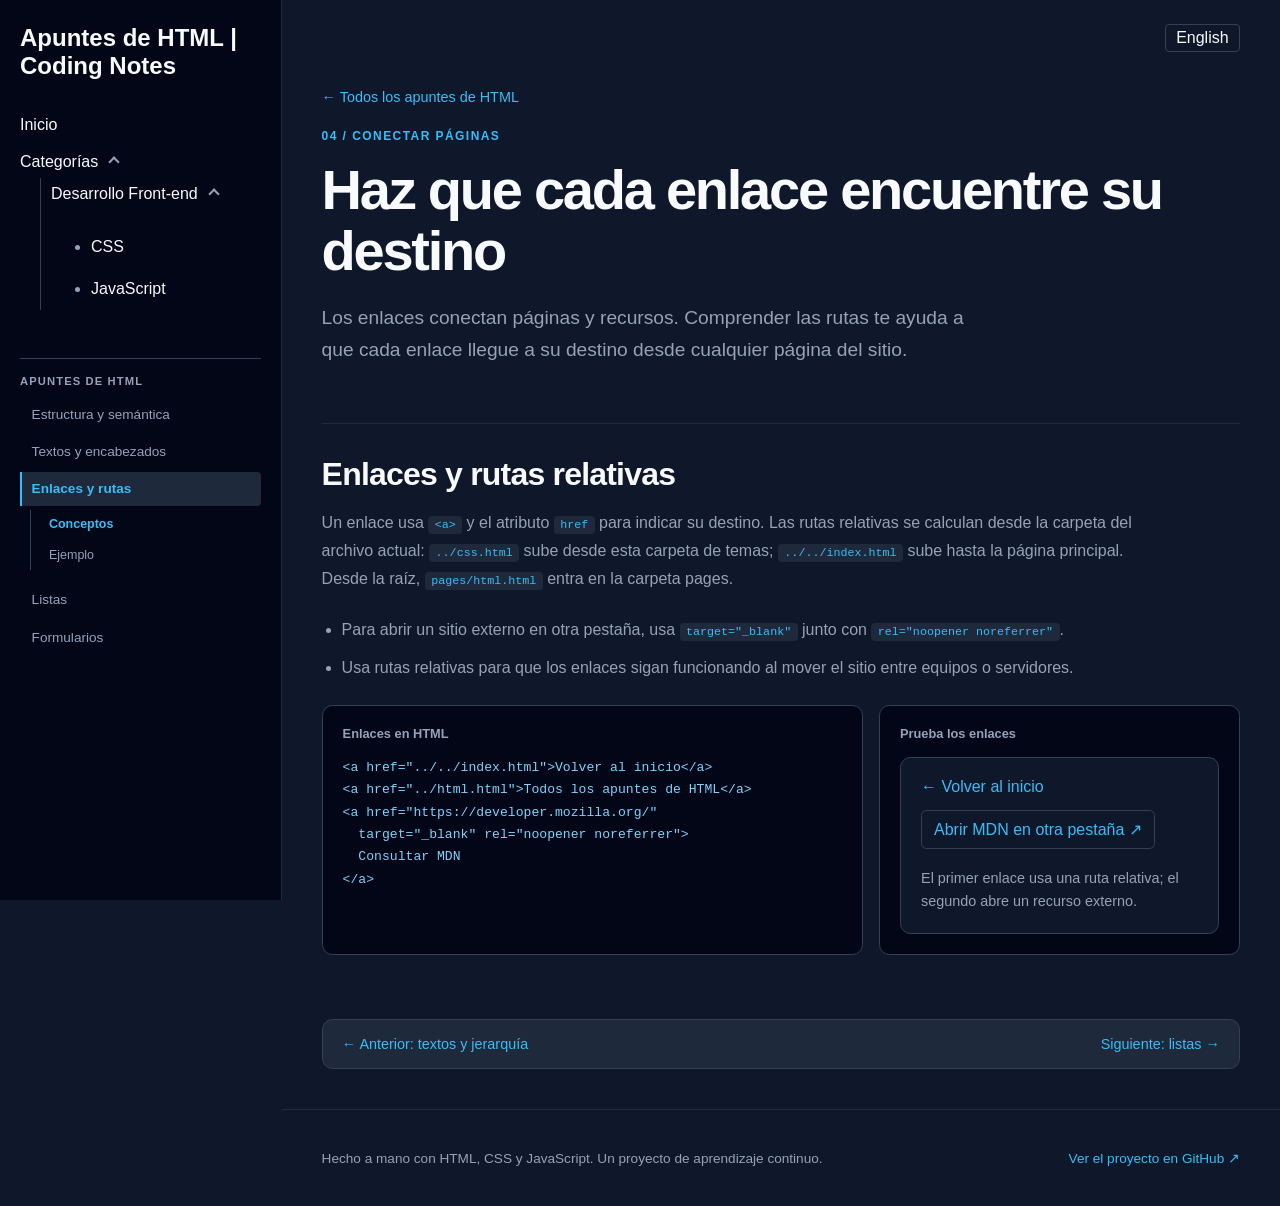
<file: pages/html/links.html>
<!DOCTYPE html>
<html lang="es">
<head>
    <meta charset="UTF-8">
    <meta name="viewport" content="width=device-width, initial-scale=1.0">
    <meta name="description" content="Aprende enlaces HTML, destinos externos y rutas relativas.">
    <title data-i18n="htmlLinksPageTitle">Enlaces y rutas HTML | Coding Notes</title>
    <link rel="stylesheet" href="../../style.css">
    <script src="../../assets/language.js" defer></script>
</head>
<body>
    <nav>
        <h1 data-i18n="htmlTitle">Apuntes de HTML | Coding Notes</h1>
        <span class="nav-links">
            <a class="nav-link" href="../../index.html" data-i18n="home">Inicio</a>
            <details open>
                <summary data-i18n="categories">Categorías</summary>
                <details class="sub-menu" open>
                    <summary data-i18n="frontEnd">Desarrollo Front-end</summary>
                    <ul>
                        <li><a href="../css.html">CSS</a></li>
                        <li><a href="../js.html">JavaScript</a></li>
                    </ul>
                </details>
            </details>
        </span>
        <section class="lesson-sidebar-index" aria-labelledby="html-sidebar-index-title">
            <h2 id="html-sidebar-index-title" data-i18n="htmlSidebarIndex">HTML lessons</h2>
            <ul>
                <li><a href="structure.html" data-i18n="htmlStructureNav">Structure &amp; semantics</a></li>
                <li><a href="text.html" data-i18n="htmlTextNav">Text &amp; headings</a></li>
                <li>
                    <a href="links.html" aria-current="page" data-i18n="htmlLinksNav">Links &amp; paths</a>
                    <ul class="page-section-index" data-page-section-index>
                        <li><a href="#links-content" data-i18n="pageTocContent">Concepts</a></li>
                        <li><a href="#links-example" data-i18n="pageTocExample">Example</a></li>
                    </ul>
                </li>
                <li><a href="lists.html" data-i18n="htmlListsNav">Lists</a></li>
                <li><a href="forms.html" data-i18n="htmlFormsNav">Forms</a></li>
            </ul>
        </section>
    </nav>
    <main>
        <button class="language-toggle" type="button" data-language-toggle>English</button>
        <article class="notes-page">
            <header class="notes-header">
                <a class="lesson-back" href="../html.html" data-i18n="htmlBackToIndex">← Todos los apuntes de HTML</a>
                <p class="intro-eyebrow" data-i18n="htmlSectionLinks">04 / CONECTAR PÁGINAS</p>
                <h2 data-i18n="htmlLinksPageHeading">Haz que cada enlace encuentre su destino</h2>
                <p class="intro-lead" data-i18n="htmlLinksLead">Los enlaces conectan páginas y recursos. Comprender las rutas te ayuda a que cada enlace llegue a su destino desde cualquier página del sitio.</p>
            </header>
            <section class="note-section" id="links-content">
                <h2 data-i18n="htmlLinksHeading">Enlaces y rutas relativas</h2>
                <p data-i18n-html="htmlLinksIntro">Un enlace usa <code>&lt;a&gt;</code> y el atributo <code>href</code> para indicar su destino. Las rutas relativas se calculan desde la carpeta del archivo actual: <code>../index.html</code> sube un nivel; desde la raíz, <code>pages/html.html</code> entra en la carpeta pages.</p>
                <ul class="concept-list">
                    <li data-i18n-html="htmlExternalLinkTip">Para abrir un sitio externo en otra pestaña, usa <code>target="_blank"</code> junto con <code>rel="noopener noreferrer"</code>.</li>
                    <li data-i18n="htmlRelativeLinkTip">Usa rutas relativas para que los enlaces sigan funcionando al mover el sitio entre equipos o servidores.</li>
                </ul>
                <div class="example-grid" id="links-example">
                    <div class="code-panel">
                        <h3 data-i18n="htmlLinksCodeTitle">Enlaces en HTML</h3>
                        <pre><code data-i18n="htmlLinksExample">&lt;a href="../../index.html"&gt;Volver al inicio&lt;/a&gt;
&lt;a href="../html.html"&gt;Todos los apuntes de HTML&lt;/a&gt;
&lt;a href="https://developer.mozilla.org/"
  target="_blank" rel="noopener noreferrer"&gt;
  Consultar MDN
&lt;/a&gt;</code></pre>
                    </div>
                    <div class="render-panel">
                        <h3 data-i18n="htmlLinksDemoTitle">Prueba los enlaces</h3>
                        <div class="rendered-example link-demo">
                            <a class="demo-link" href="../../index.html" data-i18n="htmlHomeDemo">← Volver al inicio</a>
                            <a class="demo-link demo-link-button" href="https://developer.mozilla.org/" target="_blank" rel="noopener noreferrer" data-i18n="htmlExternalDemo">Abrir MDN en otra pestaña ↗</a>
                            <p data-i18n="htmlLinksDemoHint">El primer enlace usa una ruta relativa; el segundo abre un recurso externo.</p>
                        </div>
                    </div>
                </div>
            </section>
            <nav class="lesson-pagination" aria-label="Navegación entre apuntes" data-i18n-aria-label="htmlPaginationLabel">
                <a href="text.html" data-i18n="htmlPreviousText">← Anterior: textos y jerarquía</a>
                <a href="lists.html" data-i18n="htmlNextLists">Siguiente: listas →</a>
            </nav>
        </article>
    </main>
    <footer>
        <div class="footer-inner">
            <p data-i18n="footerNote">Hecho a mano con HTML, CSS y JavaScript. Un proyecto de aprendizaje continuo.</p>
            <a href="https://github.com/F0SK1/CodingNotes" target="_blank" rel="noopener noreferrer" data-i18n="footerGithub">Ver el proyecto en GitHub ↗</a>
        </div>
    </footer>
    <button class="back-to-top" type="button" data-back-to-top data-i18n-aria-label="backToTop" aria-label="Volver arriba" hidden>
        <svg aria-hidden="true" viewBox="0 0 24 24">
            <path d="M12 20V5M5 12l7-7 7 7"></path>
        </svg>
    </button>
</body>
</html>
</file>
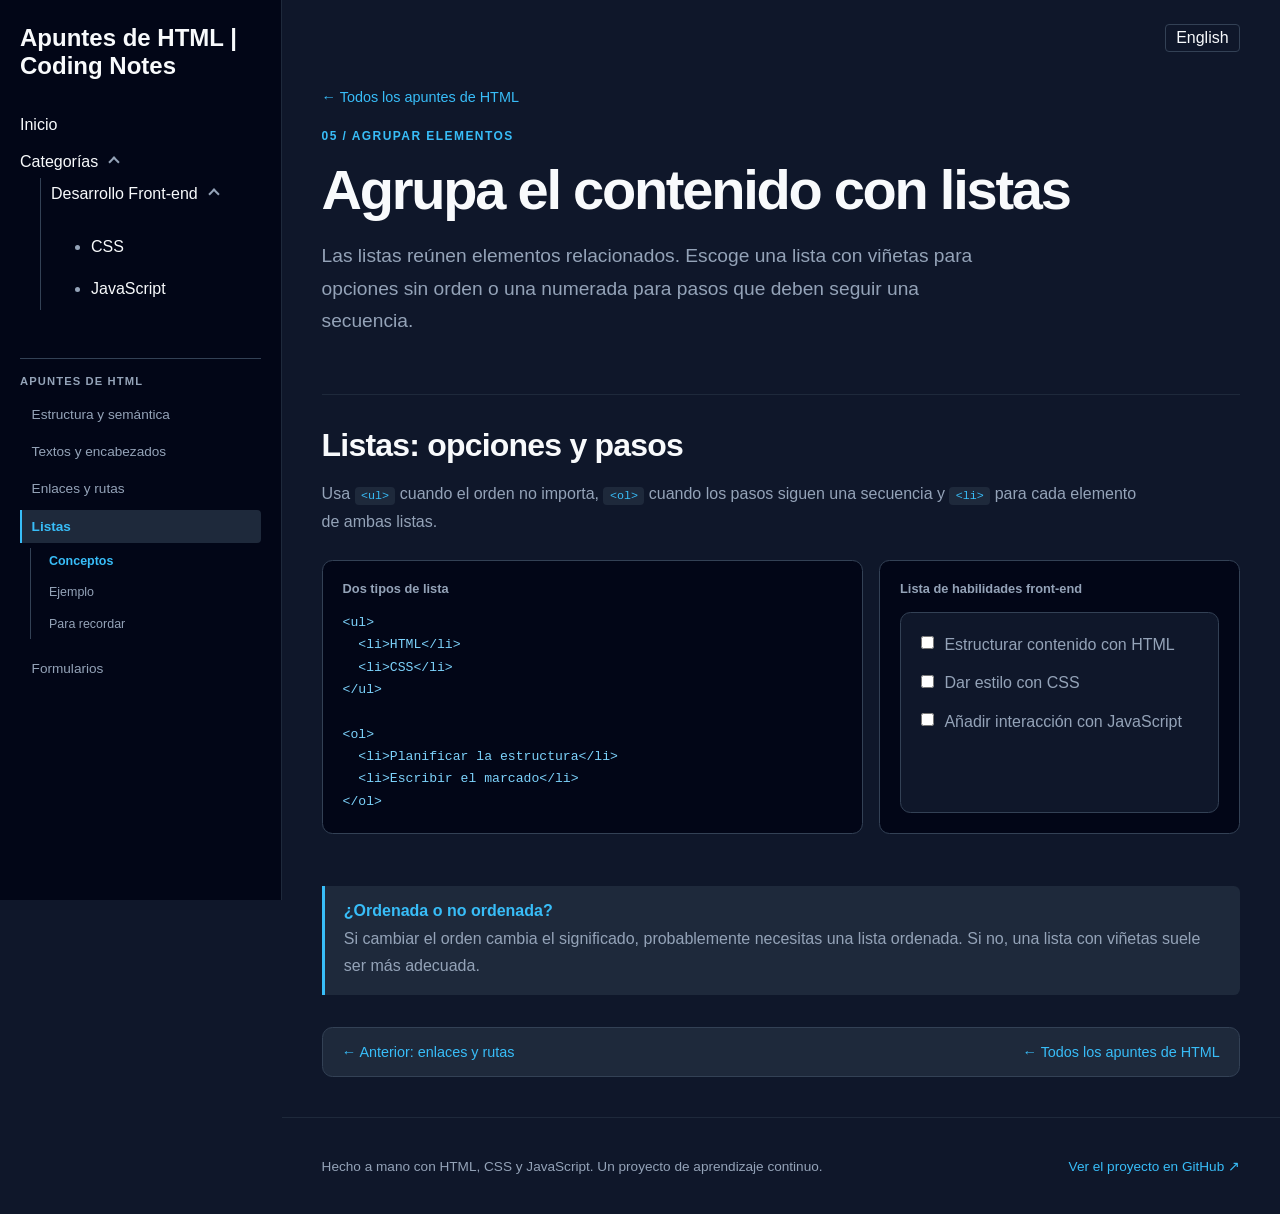
<file: pages/html/lists.html>
<!DOCTYPE html>
<html lang="es">
<head>
    <meta charset="UTF-8">
    <meta name="viewport" content="width=device-width, initial-scale=1.0">
    <meta name="description" content="Aprende cuándo usar listas ordenadas y no ordenadas en HTML.">
    <title data-i18n="htmlListsPageTitle">Listas HTML | Coding Notes</title>
    <link rel="stylesheet" href="../../style.css">
    <script src="../../assets/language.js" defer></script>
</head>
<body>
    <nav>
        <h1 data-i18n="htmlTitle">Apuntes de HTML | Coding Notes</h1>
        <span class="nav-links">
            <a class="nav-link" href="../../index.html" data-i18n="home">Inicio</a>
            <details open>
                <summary data-i18n="categories">Categorías</summary>
                <details class="sub-menu" open>
                    <summary data-i18n="frontEnd">Desarrollo Front-end</summary>
                    <ul>
                        <li><a href="../css.html">CSS</a></li>
                        <li><a href="../js.html">JavaScript</a></li>
                    </ul>
                </details>
            </details>
        </span>
        <section class="lesson-sidebar-index" aria-labelledby="html-sidebar-index-title">
            <h2 id="html-sidebar-index-title" data-i18n="htmlSidebarIndex">HTML lessons</h2>
            <ul>
                <li><a href="structure.html" data-i18n="htmlStructureNav">Structure &amp; semantics</a></li>
                <li><a href="text.html" data-i18n="htmlTextNav">Text &amp; headings</a></li>
                <li><a href="links.html" data-i18n="htmlLinksNav">Links &amp; paths</a></li>
                <li>
                    <a href="lists.html" aria-current="page" data-i18n="htmlListsNav">Lists</a>
                    <ul class="page-section-index" data-page-section-index>
                        <li><a href="#lists-content" data-i18n="pageTocContent">Concepts</a></li>
                        <li><a href="#lists-example" data-i18n="pageTocExample">Example</a></li>
                        <li><a href="#lists-tip" data-i18n="pageTocTip">Key takeaway</a></li>
                    </ul>
                </li>
                <li><a href="forms.html" data-i18n="htmlFormsNav">Forms</a></li>
            </ul>
        </section>
    </nav>
    <main>
        <button class="language-toggle" type="button" data-language-toggle>English</button>
        <article class="notes-page">
            <header class="notes-header">
                <a class="lesson-back" href="../html.html" data-i18n="htmlBackToIndex">← Todos los apuntes de HTML</a>
                <p class="intro-eyebrow" data-i18n="htmlSectionLists">05 / AGRUPAR ELEMENTOS</p>
                <h2 data-i18n="htmlListsPageHeading">Agrupa el contenido con listas</h2>
                <p class="intro-lead" data-i18n="htmlListsLead">Las listas reúnen elementos relacionados. Escoge una lista con viñetas para opciones sin orden o una numerada para pasos que deben seguir una secuencia.</p>
            </header>
            <section class="note-section" id="lists-content">
                <h2 data-i18n="htmlListsHeading">Listas: opciones y pasos</h2>
                <p data-i18n-html="htmlListsIntro">Usa <code>&lt;ul&gt;</code> cuando el orden no importa, <code>&lt;ol&gt;</code> cuando los pasos siguen una secuencia y <code>&lt;li&gt;</code> para cada elemento de ambas listas.</p>
                <div class="example-grid" id="lists-example">
                    <div class="code-panel">
                        <h3 data-i18n="htmlListsCodeTitle">Dos tipos de lista</h3>
                        <pre><code data-i18n="htmlListsExample">&lt;ul&gt;
  &lt;li&gt;HTML&lt;/li&gt;
  &lt;li&gt;CSS&lt;/li&gt;
&lt;/ul&gt;

&lt;ol&gt;
  &lt;li&gt;Planificar la estructura&lt;/li&gt;
  &lt;li&gt;Escribir el marcado&lt;/li&gt;
&lt;/ol&gt;</code></pre>
                    </div>
                    <div class="render-panel">
                        <h3 data-i18n="htmlListsDemoTitle">Lista de habilidades front-end</h3>
                        <div class="rendered-example checklist">
                            <label><input type="checkbox"> <span data-i18n="htmlChecklistStructure">Estructurar contenido con HTML</span></label>
                            <label><input type="checkbox"> <span data-i18n="htmlChecklistStyle">Dar estilo con CSS</span></label>
                            <label><input type="checkbox"> <span data-i18n="htmlChecklistInteraction">Añadir interacción con JavaScript</span></label>
                        </div>
                    </div>
                </div>
            </section>
            <aside class="learning-callout" id="lists-tip">
                <strong data-i18n="htmlListsTipTitle">¿Ordenada o no ordenada?</strong>
                <p data-i18n="htmlListsTipText">Si cambiar el orden cambia el significado, probablemente necesitas una lista ordenada. Si no, una lista con viñetas suele ser más adecuada.</p>
            </aside>
            <nav class="lesson-pagination" aria-label="Navegación entre apuntes" data-i18n-aria-label="htmlPaginationLabel">
                <a href="links.html" data-i18n="htmlPreviousLinks">← Anterior: enlaces y rutas</a>
                <a href="../html.html" data-i18n="htmlBackToIndex">Todos los apuntes de HTML →</a>
            </nav>
        </article>
    </main>
    <footer>
        <div class="footer-inner">
            <p data-i18n="footerNote">Hecho a mano con HTML, CSS y JavaScript. Un proyecto de aprendizaje continuo.</p>
            <a href="https://github.com/F0SK1/CodingNotes" target="_blank" rel="noopener noreferrer" data-i18n="footerGithub">Ver el proyecto en GitHub ↗</a>
        </div>
    </footer>
    <button class="back-to-top" type="button" data-back-to-top data-i18n-aria-label="backToTop" aria-label="Volver arriba" hidden>
        <svg aria-hidden="true" viewBox="0 0 24 24">
            <path d="M12 20V5M5 12l7-7 7 7"></path>
        </svg>
    </button>
</body>
</html>
</file>
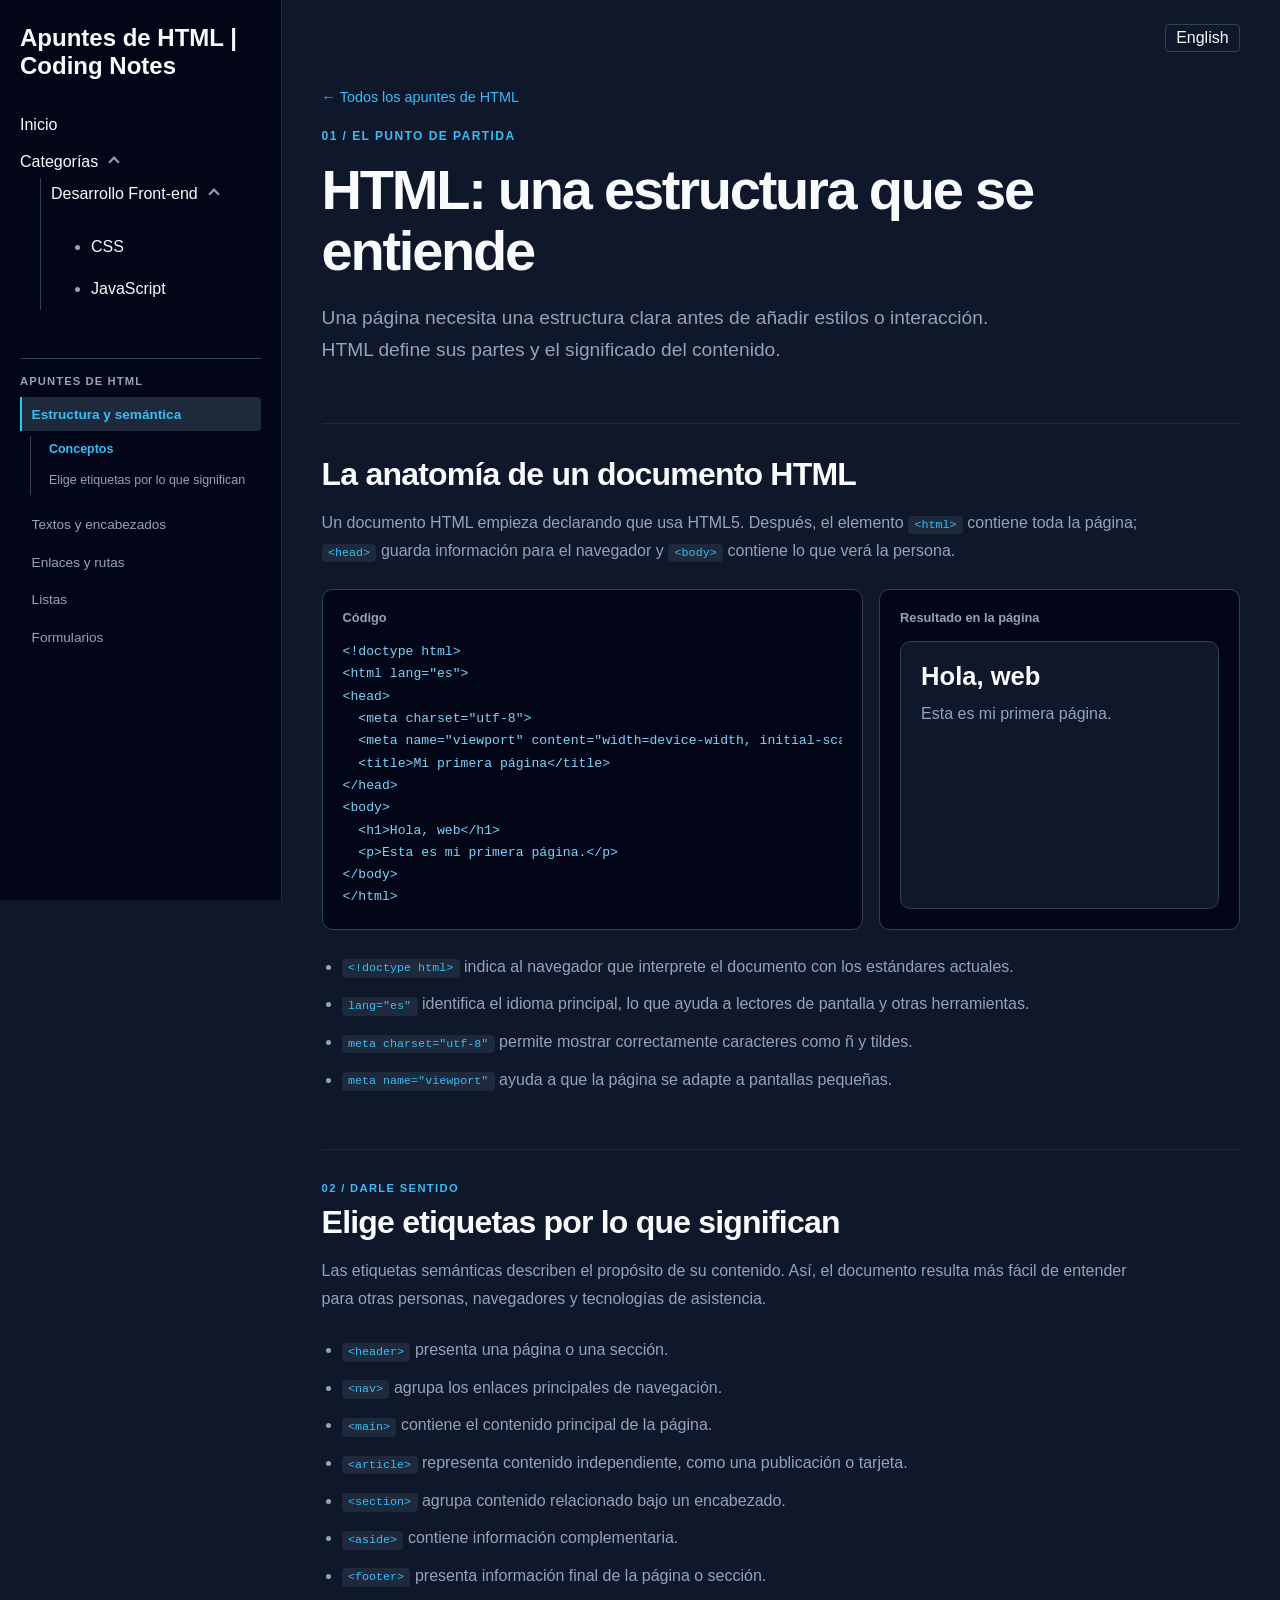
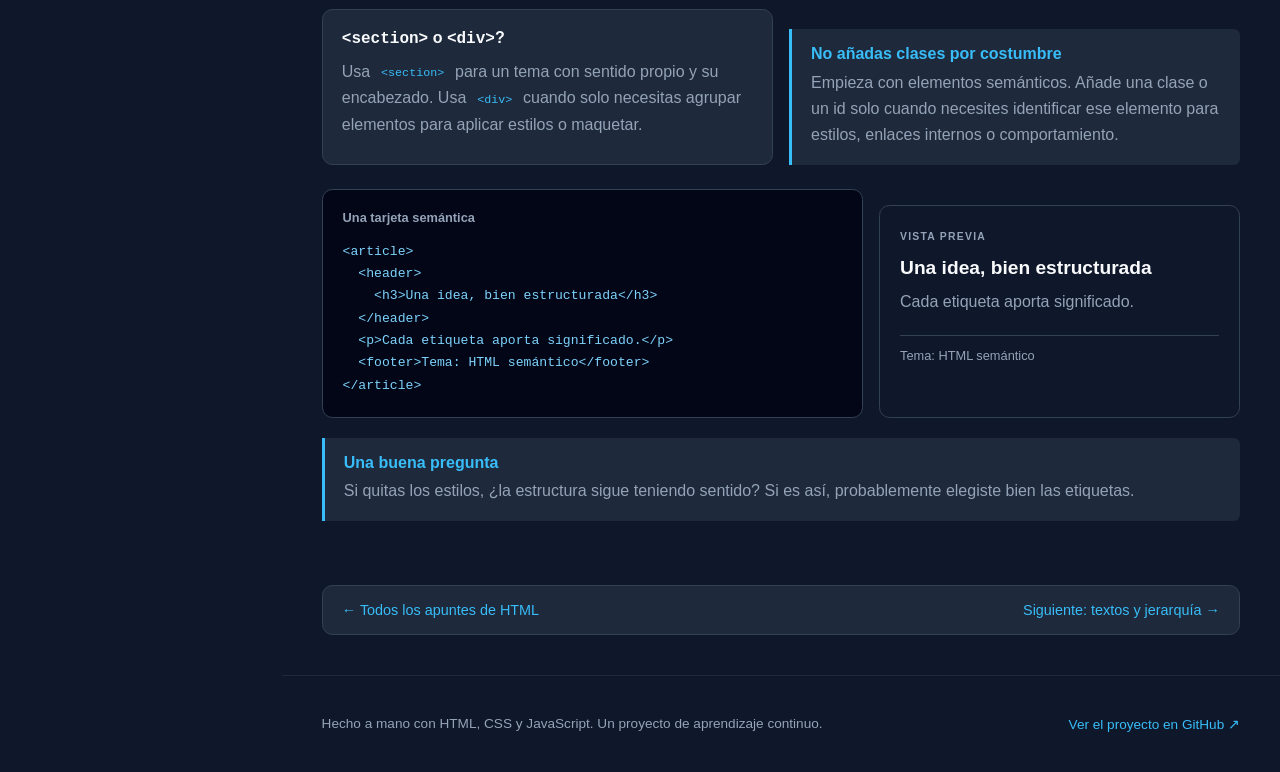
<file: pages/html/structure.html>
<!DOCTYPE html>
<html lang="es">
<head>
    <meta charset="UTF-8">
    <meta name="viewport" content="width=device-width, initial-scale=1.0">
    <meta name="description" content="Aprende la estructura de un documento HTML y cómo usar elementos semánticos.">
    <title data-i18n="htmlStructureTitle">Estructura y semántica HTML | Coding Notes</title>
    <link rel="stylesheet" href="../../style.css">
    <script src="../../assets/language.js" defer></script>
</head>
<body>
    <nav>
        <h1 data-i18n="htmlTitle">Apuntes de HTML | Coding Notes</h1>
        <span class="nav-links">
            <a class="nav-link" href="../../index.html" data-i18n="home">Inicio</a>
            <details open>
                <summary data-i18n="categories">Categorías</summary>
                <details class="sub-menu" open>
                    <summary data-i18n="frontEnd">Desarrollo Front-end</summary>
                    <ul>
                        <li><a href="../css.html">CSS</a></li>
                        <li><a href="../js.html">JavaScript</a></li>
                    </ul>
                </details>
            </details>
        </span>
        <section class="lesson-sidebar-index" aria-labelledby="html-sidebar-index-title">
            <h2 id="html-sidebar-index-title" data-i18n="htmlSidebarIndex">HTML lessons</h2>
            <ul>
                <li>
                    <a href="structure.html" aria-current="page" data-i18n="htmlStructureNav">Structure &amp; semantics</a>
                    <ul class="page-section-index" data-page-section-index>
                        <li><a href="#document-basics" data-i18n="pageTocContent">Concepts</a></li>
                        <li><a href="#semantic-html" data-i18n="htmlSemanticsHeading">Semantic HTML</a></li>
                    </ul>
                </li>
                <li><a href="text.html" data-i18n="htmlTextNav">Text &amp; headings</a></li>
                <li><a href="links.html" data-i18n="htmlLinksNav">Links &amp; paths</a></li>
                <li><a href="lists.html" data-i18n="htmlListsNav">Lists</a></li>
                <li><a href="forms.html" data-i18n="htmlFormsNav">Forms</a></li>
            </ul>
        </section>
    </nav>
    <main>
        <button class="language-toggle" type="button" data-language-toggle>English</button>
        <article class="notes-page">
            <header class="notes-header">
                <a class="lesson-back" href="../html.html" data-i18n="htmlBackToIndex">← Todos los apuntes de HTML</a>
                <p class="intro-eyebrow" data-i18n="htmlSectionOne">01 / EL PUNTO DE PARTIDA</p>
                <h2 data-i18n="htmlStructurePageHeading">HTML: una estructura que se entiende</h2>
                <p class="intro-lead" data-i18n="htmlStructureLead">Una página necesita una estructura clara antes de añadir estilos o interacción. HTML define sus partes y el significado del contenido.</p>
            </header>

            <section class="note-section" id="document-basics">
                <h2 data-i18n="htmlDocumentHeading">La anatomía de un documento HTML</h2>
                <p data-i18n-html="htmlDocumentText">Un documento HTML empieza declarando que usa HTML5. Después, el elemento <code>&lt;html&gt;</code> contiene toda la página; <code>&lt;head&gt;</code> guarda información para el navegador y <code>&lt;body&gt;</code> contiene lo que verá la persona.</p>
                <div class="example-grid">
                    <div class="code-panel">
                        <h3 data-i18n="codeLabel">Código</h3>
                        <pre><code data-i18n="htmlDocumentExample">&lt;!doctype html&gt;
&lt;html lang="es"&gt;
&lt;head&gt;
  &lt;meta charset="utf-8"&gt;
  &lt;meta name="viewport" content="width=device-width, initial-scale=1"&gt;
  &lt;title&gt;Mi primera página&lt;/title&gt;
&lt;/head&gt;
&lt;body&gt;
  &lt;h1&gt;Hola, web&lt;/h1&gt;
  &lt;p&gt;Esta es mi primera página.&lt;/p&gt;
&lt;/body&gt;
&lt;/html&gt;</code></pre>
                    </div>
                    <div class="render-panel">
                        <h3 data-i18n="renderedLabel">Resultado en la página</h3>
                        <div class="rendered-example">
                            <h1 data-i18n="htmlRenderedHeading">Hola, web</h1>
                            <p data-i18n="htmlRenderedText">Esta es mi primera página.</p>
                        </div>
                    </div>
                </div>
                <ul class="concept-list">
                    <li data-i18n-html="htmlConceptDoctype"><code>&lt;!doctype html&gt;</code> indica al navegador que interprete el documento con los estándares actuales.</li>
                    <li data-i18n-html="htmlConceptLanguage"><code>lang="es"</code> identifica el idioma principal, lo que ayuda a lectores de pantalla y otras herramientas.</li>
                    <li data-i18n-html="htmlConceptEncoding"><code>meta charset="utf-8"</code> permite mostrar correctamente caracteres como ñ y tildes.</li>
                    <li data-i18n-html="htmlConceptViewport"><code>meta name="viewport"</code> ayuda a que la página se adapte a pantallas pequeñas.</li>
                </ul>
            </section>

            <section class="note-section" id="semantic-html">
                <p class="section-kicker" data-i18n="htmlSectionTwo">02 / DARLE SENTIDO</p>
                <h2 data-i18n="htmlSemanticsHeading">Elige etiquetas por lo que significan</h2>
                <p data-i18n="htmlSemanticsText">Las etiquetas semánticas describen el propósito de su contenido. Así, el documento resulta más fácil de entender para otras personas, navegadores y tecnologías de asistencia.</p>
                <ul class="concept-list">
                    <li data-i18n-html="htmlSemanticHeader"><code>&lt;header&gt;</code> presenta una página o una sección.</li>
                    <li data-i18n-html="htmlSemanticNav"><code>&lt;nav&gt;</code> agrupa los enlaces principales de navegación.</li>
                    <li data-i18n-html="htmlSemanticMain"><code>&lt;main&gt;</code> contiene el contenido principal de la página.</li>
                    <li data-i18n-html="htmlSemanticArticle"><code>&lt;article&gt;</code> representa contenido independiente, como una publicación o tarjeta.</li>
                    <li data-i18n-html="htmlSemanticSection"><code>&lt;section&gt;</code> agrupa contenido relacionado bajo un encabezado.</li>
                    <li data-i18n-html="htmlSemanticAside"><code>&lt;aside&gt;</code> contiene información complementaria.</li>
                    <li data-i18n-html="htmlSemanticFooter"><code>&lt;footer&gt;</code> presenta información final de la página o sección.</li>
                </ul>
                <div class="comparison-grid">
                    <article class="comparison-card">
                        <h3 data-i18n-html="htmlSectionVsDivTitle"><code>&lt;section&gt;</code> o <code>&lt;div&gt;</code>?</h3>
                        <p data-i18n-html="htmlSectionVsDivText">Usa <code>&lt;section&gt;</code> para un tema con sentido propio y su encabezado. Usa <code>&lt;div&gt;</code> cuando solo necesitas agrupar elementos para aplicar estilos o maquetar.</p>
                    </article>
                    <aside class="learning-callout">
                        <strong data-i18n="htmlClassTipTitle">No añadas clases por costumbre</strong>
                        <p data-i18n="htmlClassTipText">Empieza con elementos semánticos. Añade una clase o un id solo cuando necesites identificar ese elemento para estilos, enlaces internos o comportamiento.</p>
                    </aside>
                </div>
                <div class="example-grid semantic-layout">
                    <div class="code-panel">
                        <h3 data-i18n="semanticCodeLabel">Una tarjeta semántica</h3>
                        <pre><code data-i18n="htmlSemanticExample">&lt;article&gt;
  &lt;header&gt;
    &lt;h3&gt;Una idea, bien estructurada&lt;/h3&gt;
  &lt;/header&gt;
  &lt;p&gt;Cada etiqueta aporta significado.&lt;/p&gt;
  &lt;footer&gt;Tema: HTML semántico&lt;/footer&gt;
&lt;/article&gt;</code></pre>
                    </div>
                    <article class="rendered-example semantic-card">
                        <span class="card-number" data-i18n="semanticPreviewLabel">VISTA PREVIA</span>
                        <header><h3 data-i18n="semanticRenderedHeading">Una idea, bien estructurada</h3></header>
                        <p data-i18n="semanticRenderedText">Cada etiqueta aporta significado.</p>
                        <footer data-i18n="semanticRenderedFooter">Tema: HTML semántico</footer>
                    </article>
                </div>
                <aside class="learning-callout">
                    <strong data-i18n="htmlTipTitle">Una buena pregunta</strong>
                    <p data-i18n="htmlTipText">Si quitas los estilos, ¿la estructura sigue teniendo sentido? Si es así, probablemente elegiste bien las etiquetas.</p>
                </aside>
            </section>

            <nav class="lesson-pagination" aria-label="Navegación entre apuntes" data-i18n-aria-label="htmlPaginationLabel">
                <a href="../html.html" data-i18n="htmlBackToIndex">← Todos los apuntes de HTML</a>
                <a href="text.html" data-i18n="htmlNextText">Siguiente: textos y jerarquía →</a>
            </nav>
        </article>
    </main>
    <footer>
        <div class="footer-inner">
            <p data-i18n="footerNote">Hecho a mano con HTML, CSS y JavaScript. Un proyecto de aprendizaje continuo.</p>
            <a href="https://github.com/F0SK1/CodingNotes" target="_blank" rel="noopener noreferrer" data-i18n="footerGithub">Ver el proyecto en GitHub ↗</a>
        </div>
    </footer>
    <button class="back-to-top" type="button" data-back-to-top data-i18n-aria-label="backToTop" aria-label="Volver arriba" hidden>
        <svg aria-hidden="true" viewBox="0 0 24 24">
            <path d="M12 20V5M5 12l7-7 7 7"></path>
        </svg>
    </button>
</body>
</html>
</file>
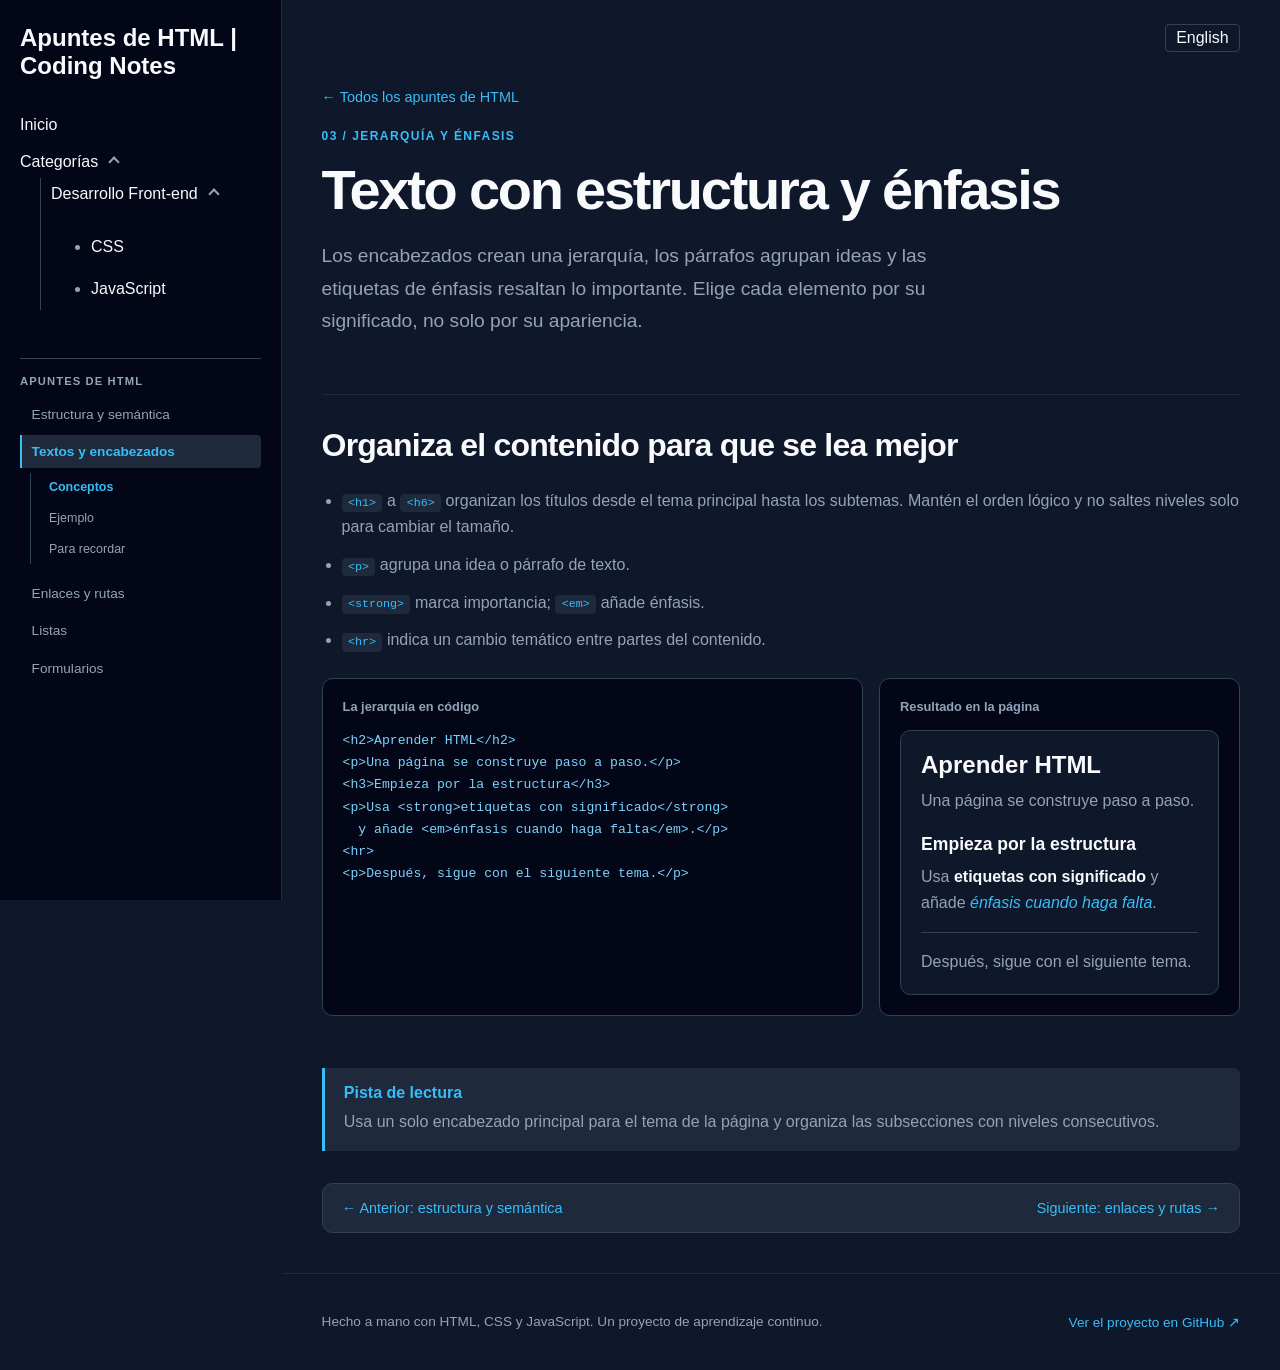
<file: pages/html/text.html>
<!DOCTYPE html>
<html lang="es">
<head>
    <meta charset="UTF-8">
    <meta name="viewport" content="width=device-width, initial-scale=1.0">
    <meta name="description" content="Aprende a organizar títulos, párrafos y énfasis con HTML.">
    <title data-i18n="htmlTextPageTitle">Textos y jerarquía HTML | Coding Notes</title>
    <link rel="stylesheet" href="../../style.css">
    <script src="../../assets/language.js" defer></script>
</head>
<body>
    <nav>
        <h1 data-i18n="htmlTitle">Apuntes de HTML | Coding Notes</h1>
        <span class="nav-links">
            <a class="nav-link" href="../../index.html" data-i18n="home">Inicio</a>
            <details open>
                <summary data-i18n="categories">Categorías</summary>
                <details class="sub-menu" open>
                    <summary data-i18n="frontEnd">Desarrollo Front-end</summary>
                    <ul>
                        <li><a href="../css.html">CSS</a></li>
                        <li><a href="../js.html">JavaScript</a></li>
                    </ul>
                </details>
            </details>
        </span>
        <section class="lesson-sidebar-index" aria-labelledby="html-sidebar-index-title">
            <h2 id="html-sidebar-index-title" data-i18n="htmlSidebarIndex">HTML lessons</h2>
            <ul>
                <li><a href="structure.html" data-i18n="htmlStructureNav">Structure &amp; semantics</a></li>
                <li>
                    <a href="text.html" aria-current="page" data-i18n="htmlTextNav">Text &amp; headings</a>
                    <ul class="page-section-index" data-page-section-index>
                        <li><a href="#text-content" data-i18n="pageTocContent">Concepts</a></li>
                        <li><a href="#text-example" data-i18n="pageTocExample">Example</a></li>
                        <li><a href="#text-tip" data-i18n="pageTocTip">Key takeaway</a></li>
                    </ul>
                </li>
                <li><a href="links.html" data-i18n="htmlLinksNav">Links &amp; paths</a></li>
                <li><a href="lists.html" data-i18n="htmlListsNav">Lists</a></li>
                <li><a href="forms.html" data-i18n="htmlFormsNav">Forms</a></li>
            </ul>
        </section>
    </nav>
    <main>
        <button class="language-toggle" type="button" data-language-toggle>English</button>
        <article class="notes-page">
            <header class="notes-header">
                <a class="lesson-back" href="../html.html" data-i18n="htmlBackToIndex">← Todos los apuntes de HTML</a>
                <p class="intro-eyebrow" data-i18n="htmlSectionText">03 / JERARQUÍA Y ÉNFASIS</p>
                <h2 data-i18n="htmlTextPageHeading">Texto con estructura y énfasis</h2>
                <p class="intro-lead" data-i18n="htmlTextIntro">Los encabezados crean una jerarquía, los párrafos agrupan ideas y las etiquetas de énfasis resaltan lo importante. Elige cada elemento por su significado, no solo por su apariencia.</p>
            </header>
            <section class="note-section" id="text-content">
                <h2 data-i18n="htmlTextHeading">Organiza el contenido para que se lea mejor</h2>
                <ul class="concept-list">
                    <li data-i18n-html="htmlHeadingLevels"><code>&lt;h1&gt;</code> a <code>&lt;h6&gt;</code> organizan los títulos desde el tema principal hasta los subtemas. Mantén el orden lógico y no saltes niveles solo para cambiar el tamaño.</li>
                    <li data-i18n-html="htmlParagraphMeaning"><code>&lt;p&gt;</code> agrupa una idea o párrafo de texto.</li>
                    <li data-i18n-html="htmlStrongMeaning"><code>&lt;strong&gt;</code> marca importancia; <code>&lt;em&gt;</code> añade énfasis.</li>
                    <li data-i18n-html="htmlHrMeaning"><code>&lt;hr&gt;</code> indica un cambio temático entre partes del contenido.</li>
                </ul>
                <div class="example-grid text-example-grid" id="text-example">
                    <div class="code-panel">
                        <h3 data-i18n="htmlTextCodeTitle">La jerarquía en código</h3>
                        <pre><code data-i18n="htmlTextExample">&lt;h2&gt;Aprender HTML&lt;/h2&gt;
&lt;p&gt;Una página se construye paso a paso.&lt;/p&gt;
&lt;h3&gt;Empieza por la estructura&lt;/h3&gt;
&lt;p&gt;Usa &lt;strong&gt;etiquetas con significado&lt;/strong&gt;
  y añade &lt;em&gt;énfasis cuando haga falta&lt;/em&gt;.&lt;/p&gt;
&lt;hr&gt;
&lt;p&gt;Después, sigue con el siguiente tema.&lt;/p&gt;</code></pre>
                    </div>
                    <div class="render-panel">
                        <h3 data-i18n="renderedLabel">Resultado en la página</h3>
                        <div class="rendered-example hierarchy-preview">
                            <h2 data-i18n="htmlTextRenderedHeading">Aprender HTML</h2>
                            <p data-i18n="htmlTextRenderedIntro">Una página se construye paso a paso.</p>
                            <h3 data-i18n="htmlTextRenderedSubheading">Empieza por la estructura</h3>
                            <p><span data-i18n="htmlTextRenderedPrefix">Usa</span> <strong data-i18n="htmlTextRenderedStrong">etiquetas con significado</strong> <span data-i18n="htmlTextRenderedConnector">y añade</span> <em data-i18n="htmlTextRenderedEmphasis">énfasis cuando haga falta</em>.</p>
                            <hr>
                            <p data-i18n="htmlTextRenderedEnd">Después, sigue con el siguiente tema.</p>
                        </div>
                    </div>
                </div>
            </section>
            <aside class="learning-callout" id="text-tip">
                <strong data-i18n="htmlTextTipTitle">Pista de lectura</strong>
                <p data-i18n="htmlTextTipText">Usa un solo encabezado principal para el tema de la página y organiza las subsecciones con niveles consecutivos.</p>
            </aside>
            <nav class="lesson-pagination" aria-label="Navegación entre apuntes" data-i18n-aria-label="htmlPaginationLabel">
                <a href="structure.html" data-i18n="htmlPreviousStructure">← Anterior: estructura y semántica</a>
                <a href="links.html" data-i18n="htmlNextLinks">Siguiente: enlaces y rutas →</a>
            </nav>
        </article>
    </main>
    <footer>
        <div class="footer-inner">
            <p data-i18n="footerNote">Hecho a mano con HTML, CSS y JavaScript. Un proyecto de aprendizaje continuo.</p>
            <a href="https://github.com/F0SK1/CodingNotes" target="_blank" rel="noopener noreferrer" data-i18n="footerGithub">Ver el proyecto en GitHub ↗</a>
        </div>
    </footer>
    <button class="back-to-top" type="button" data-back-to-top data-i18n-aria-label="backToTop" aria-label="Volver arriba" hidden>
        <svg aria-hidden="true" viewBox="0 0 24 24">
            <path d="M12 20V5M5 12l7-7 7 7"></path>
        </svg>
    </button>
</body>
</html>
</file>
<file: style.css>
* {
    box-sizing: border-box;
}

* {
    scrollbar-color: #334155 var(--bg-main);
    scrollbar-width: thin;
}

*::-webkit-scrollbar {
    width: 0.7rem;
    height: 0.7rem;
}

*::-webkit-scrollbar-track {
    background: var(--bg-main);
}

*::-webkit-scrollbar-thumb {
    border: 2px solid var(--bg-main);
    border-radius: 999px;
    background: #334155;
}

*::-webkit-scrollbar-thumb:hover {
    background: var(--accent);
}

:root {
    --bg-main: #0f172a;          /* Deep slate main background */
    --bg-sidebar: #020617;       /* Dark navy sidebar */
    --bg-surface: #1e293b;       /* Card & panel background */
    --bg-surface-hover: #334155; /* Interactive hover states */
    --text-main: #f8fafc;        /* High-contrast soft white body text */
    --text-muted: #94a3b8;       /* Muted gray-blue secondary text */
    --accent: #38bdf8;           /* Primary cyan accent */
    --accent-hover: #7dd3fc;     /* Hover state for buttons/accents */
    --accent-text: #020617;      /* High contrast text on top of buttons */
    --border-color: #1e293b;     /* Primary border dividers */
    --border-subtle: #334155;    /* Sub-element borders & code containers */
    --code-text: #7dd3fc;        /* Syntax highlight color inside code blocks */
}

body {
    display: grid;
    grid-template-columns: clamp(14rem, 22vw, 18rem) minmax(0, 1fr);
    grid-template-rows: minmax(0, 1fr) auto;
    margin: 0;
    min-height: 100vh;
    background-color: var(--bg-main);
    color: var(--text-main);
    font-family: -apple-system, BlinkMacSystemFont, "Segoe UI", Roboto, sans-serif;
}

body > nav {
    position: sticky;
    top: 0;
    background-color: var(--bg-sidebar);
    border-right: 1px solid var(--border-color);
    color: var(--text-main);
    grid-column: 1;
    grid-row: 1 / -1;
    align-self: start;
    height: 100vh;
    max-height: 100vh;
    min-height: 100vh;
    overflow-y: auto;
    padding: 1rem 1.25rem;
}

body > nav > h1 {
    font-size: clamp(1.25rem, 2vw, 1.5rem);
    margin: 0.5rem 0 1.5rem;
}

.nav-links {
    display: flex;
    flex-direction: column;
    line-height: 2;
}

.sidebar-learning {
    display: grid;
    gap: 0.75rem;
    margin-top: 2rem;
    border-top: 1px solid var(--border-subtle);
    padding-top: 1.25rem;
}

.sidebar-learning h2 {
    margin: 0;
    font-size: 0.9rem;
}

.sidebar-learning > p:first-of-type {
    margin: -0.35rem 0 0.15rem;
    color: var(--text-muted);
    font-size: 0.78rem;
    line-height: 1.5;
}

.sidebar-topic {
    display: grid;
    grid-template-columns: 1.7rem minmax(0, 1fr) auto;
    align-items: start;
    gap: 0.6rem;
    border: 1px solid transparent;
    border-radius: 0.5rem;
    color: var(--text-main);
    padding: 0.65rem 0.5rem;
    text-decoration: none;
    transition: background-color 0.2s ease, border-color 0.2s ease, transform 0.2s ease;
}

.sidebar-topic:hover {
    transform: translateX(2px);
    border-color: var(--border-subtle);
    background: var(--bg-surface);
}

.sidebar-topic-number {
    display: grid;
    width: 1.55rem;
    height: 1.55rem;
    place-items: center;
    border-radius: 0.4rem;
    background: var(--bg-surface);
    color: var(--accent);
    font-size: 0.65rem;
    font-weight: 700;
}

.sidebar-topic strong,
.sidebar-topic small {
    display: block;
}

.sidebar-topic strong {
    font-size: 0.82rem;
}

.sidebar-topic small {
    margin-top: 0.2rem;
    color: var(--text-muted);
    font-size: 0.72rem;
    line-height: 1.4;
}

.sidebar-topic-arrow {
    align-self: center;
    color: var(--accent);
    font-size: 0.9rem;
}

.sidebar-learning .sidebar-learning-note {
    margin: 0.25rem 0 0;
    border-radius: 0.4rem;
    background: linear-gradient(110deg, rgb(56 189 248 / 12%), rgb(56 189 248 / 3%));
    color: var(--accent);
    font-size: 0.68rem;
    font-weight: 600;
    letter-spacing: 0.025em;
    line-height: 1.5;
    padding: 0.65rem;
    text-align: center;
}

.lesson-sidebar-index {
    margin-top: 2rem;
    border-top: 1px solid var(--border-subtle);
    padding-top: 1rem;
}

.lesson-sidebar-index h2 {
    margin: 0 0 0.65rem;
    color: var(--text-muted);
    font-size: 0.7rem;
    letter-spacing: 0.1em;
    text-transform: uppercase;
}

.lesson-sidebar-index ul {
    display: grid;
    gap: 0.25rem;
    margin: 0;
    padding: 0;
    list-style: none;
}

.lesson-sidebar-index a {
    display: block;
    border-left: 2px solid transparent;
    border-radius: 0 0.25rem 0.25rem 0;
    color: var(--text-muted);
    font-size: 0.85rem;
    line-height: 1.4;
    padding: 0.45rem 0.6rem;
    text-decoration: none;
    transition: background-color 0.2s ease, border-color 0.2s ease, color 0.2s ease;
}

.lesson-sidebar-index a:hover {
    background: var(--bg-surface);
    color: var(--text-main);
}

.lesson-sidebar-index a[aria-current="page"] {
    border-left-color: var(--accent);
    background: var(--bg-surface);
    color: var(--accent);
    font-weight: 600;
}

.lesson-sidebar-index .page-section-index {
    display: grid;
    gap: 0.15rem;
    margin: 0.3rem 0 0.55rem 0.65rem;
    padding: 0 0 0 0.6rem;
    border-left: 1px solid var(--border-subtle);
    list-style: none;
}

.lesson-sidebar-index .page-section-index a {
    border-left: 0;
    border-radius: 0.25rem;
    font-size: 0.78rem;
    padding: 0.35rem 0.5rem;
}

.page-section-index a[aria-current="location"] {
    background: transparent;
    color: var(--accent);
    font-weight: 600;
}

.notes-page [id] {
    scroll-margin-top: 1.5rem;
}

a.disabled {
    pointer-events: none;
}

summary {
    display: flex;
    align-items: center;
    list-style: none;
    white-space: nowrap;
}

summary::-webkit-details-marker {
    display: none;
}

summary::after {
    content: '';
    flex-shrink: 0;
    margin-left: 0.75rem;
    border: solid var(--text-muted);
    border-width: 0 2px 2px 0;
    display: inline-block;
    padding: 3px;
    transition: transform 0.3s ease, border-color 0.2s ease;
    transform: rotate(45deg);
}

details[open] > summary::after {
    transform: rotate(-135deg);
}

::marker {
    color: var(--text-muted);
}

.sub-menu {
    box-sizing: border-box;
    width: calc(100% - 20px);
    margin-left: 20px;
    border-left: 1px solid var(--border-subtle);
    padding-left: 10px;
}

.sub-menu ul li a {
    text-decoration: none;
    color: inherit;
    display: inline-block;
    padding: 5px 0;
}

.sub-menu ul li a:hover {
    color: var(--accent);
    text-decoration: underline;
}

.nav-link {
    text-decoration: none;
    color: inherit;
    display: inline-block;
    padding: 5px 0;
}

.nav-link:hover {
    color: var(--accent);
    text-decoration: underline;
}

.language-toggle {
    display: block;
    margin: -1rem 0 0 auto;
    background: transparent;
    border: 1px solid var(--border-subtle);
    border-radius: 0.25rem;
    color: inherit;
    cursor: pointer;
    font: inherit;
    line-height: 1.2;
    padding: 0.2rem 0.65rem;
    transition: background-color 0.2s ease, border-color 0.2s ease;
}

.language-toggle:hover {
    background-color: var(--bg-surface-hover);
    border-color: var(--accent);
}

.back-to-top {
    position: fixed;
    z-index: 10;
    right: 1rem;
    bottom: 1rem;
    display: grid;
    width: 2rem;
    height: 2rem;
    place-items: center;
    border: 1px solid var(--border-subtle);
    border-radius: 0.4rem;
    background: var(--bg-surface);
    box-shadow: 0 0.35rem 1rem rgb(0 0 0 / 25%);
    color: var(--accent);
    cursor: pointer;
    padding: 0.35rem;
    transition: background-color 0.2s ease, transform 0.2s ease;
}

.back-to-top svg {
    display: block;
    width: 70%;
    height: 70%;
    fill: none;
    stroke: currentColor;
    stroke-linecap: round;
    stroke-linejoin: round;
    stroke-width: 3;
}

.back-to-top[hidden] {
    display: none;
}

.back-to-top:hover {
    transform: translateY(-2px);
    border-color: var(--accent);
    background: var(--bg-surface-hover);
}

.back-to-top:focus-visible {
    outline: 2px solid var(--accent);
    outline-offset: 3px;
}

main,
body > footer {
    grid-column: 2;
    min-width: 0;
    padding: clamp(1rem, 4vw, 2.5rem);
}

main {
    grid-row: 1;
    overflow-wrap: anywhere;
}

.intro {
    max-width: 68rem;
    margin: 2.25rem auto 0;
}

.intro-eyebrow,
.card-number {
    color: var(--accent);
    font-size: 0.75rem;
    font-weight: 700;
    letter-spacing: 0.12em;
    text-transform: uppercase;
}

.intro-eyebrow {
    margin: 0 0 1rem;
}

.intro h2 {
    max-width: 52rem;
    margin: 0;
    font-size: clamp(2.25rem, 5.5vw, 4.5rem);
    letter-spacing: -0.045em;
    line-height: 1.06;
}

.intro-lead {
    max-width: 42rem;
    margin: 1.25rem 0 0;
    color: var(--text-muted);
    font-size: clamp(1rem, 1.6vw, 1.2rem);
    line-height: 1.7;
}

.intro-actions {
    display: flex;
    align-items: center;
    flex-wrap: wrap;
    gap: 1rem 1.25rem;
    margin-top: 1.75rem;
}

.intro-button {
    display: inline-flex;
    align-items: center;
    gap: 0.75rem;
    border-radius: 0.35rem;
    background: var(--accent);
    color: var(--accent-text);
    font-weight: 700;
    padding: 0.75rem 1rem;
    text-decoration: none;
    transition: background-color 0.2s ease, transform 0.2s ease;
}

.intro-button:hover {
    background: var(--accent-hover);
    transform: translateY(-2px);
}

.intro-note {
    color: var(--text-muted);
    font-size: 0.9rem;
}

.intro-cards {
    display: grid;
    grid-template-columns: repeat(3, minmax(0, 1fr));
    gap: 1rem;
    margin-top: 3rem;
}

.intro-card {
    min-height: 13rem;
    border: 1px solid var(--border-subtle);
    border-radius: 0.65rem;
    background: linear-gradient(145deg, var(--bg-surface), var(--bg-sidebar));
    padding: 1.25rem;
}

.card-number {
    color: var(--text-muted);
    font-size: 0.65rem;
}

.intro-card h3 {
    margin: 1.25rem 0 0.5rem;
    font-size: 1.2rem;
}

.intro-card p {
    margin: 0;
    color: var(--text-muted);
    line-height: 1.6;
}

.intro-card a {
    display: inline-block;
    margin-top: 1rem;
    color: var(--accent);
    font-size: 0.9rem;
    font-weight: 600;
    text-decoration: none;
}

.intro-card a:hover {
    text-decoration: underline;
}

.intro-signoff {
    margin: 1.5rem 0 0;
    color: var(--text-muted);
    font-size: 0.9rem;
}

.notes-page {
    max-width: 68rem;
    margin: 2.25rem auto 0;
}

.html-topic-grid {
    display: grid;
    grid-template-columns: repeat(2, minmax(0, 1fr));
    gap: 1rem;
    max-width: 68rem;
    margin: 0 auto;
}

.html-topic-grid .intro-card {
    min-height: 12rem;
}

.lesson-back {
    display: inline-block;
    margin-bottom: 1.5rem;
    color: var(--accent);
    font-size: 0.9rem;
    text-decoration: none;
}

.lesson-back:hover {
    text-decoration: underline;
}

.lesson-pagination {
    display: flex;
    align-items: center;
    justify-content: space-between;
    gap: 1rem;
    min-height: 0;
    margin-top: 2rem;
    border: 1px solid var(--border-subtle);
    border-radius: 0.65rem;
    background: var(--bg-surface);
    color: inherit;
    grid-column: auto;
    grid-row: auto;
    padding: 1rem 1.2rem;
}

.lesson-pagination a {
    color: var(--accent);
    font-size: 0.9rem;
    text-decoration: none;
}

.lesson-pagination a:hover {
    text-decoration: underline;
}

.notes-header {
    padding-bottom: 2rem;
}

.notes-header h2 {
    max-width: 54rem;
    margin: 0;
    font-size: clamp(2rem, 4.5vw, 3.5rem);
    letter-spacing: -0.04em;
    line-height: 1.1;
}

.notes-toc {
    display: flex;
    flex-wrap: wrap;
    gap: 0.65rem;
    margin-top: 1.75rem;
}

.notes-toc a {
    border: 1px solid var(--border-subtle);
    border-radius: 999px;
    color: var(--text-muted);
    font-size: 0.85rem;
    padding: 0.45rem 0.8rem;
    text-decoration: none;
    transition: border-color 0.2s ease, color 0.2s ease;
}

.notes-toc a:hover {
    border-color: var(--accent);
    color: var(--accent);
}

.note-section {
    border-top: 1px solid var(--border-color);
    margin-top: 1.5rem;
    padding: 2rem 0;
}

.section-kicker {
    margin: 0 0 0.65rem;
    color: var(--accent);
    font-size: 0.7rem;
    font-weight: 700;
    letter-spacing: 0.12em;
}

.note-section > h2 {
    margin: 0;
    font-size: clamp(1.5rem, 3vw, 2rem);
    letter-spacing: -0.025em;
}

.code-panel h3,
.render-panel h3 {
    margin: 0;
    color: var(--text-muted);
    font-size: 0.8rem;
    font-weight: 600;
}

.note-section > p:not(.section-kicker):not(.practice-prompt) {
    max-width: 52rem;
    color: var(--text-muted);
    line-height: 1.75;
}

.note-section p code {
    color: var(--accent);
    background: var(--bg-surface);
    padding: 0.15rem 0.4rem;
    border-radius: 0.25rem;
    font-size: 0.9em;
}

.example-grid,
.semantic-layout {
    display: grid;
    grid-template-columns: minmax(0, 1.2fr) minmax(0, 0.8fr);
    gap: 1rem;
    margin-top: 1.5rem;
}

.code-panel,
.render-panel,
.rendered-example {
    min-width: 0;
    border: 1px solid var(--border-subtle);
    border-radius: 0.65rem;
    background: var(--bg-sidebar);
    padding: 1.25rem;
}

.code-panel h4,
.render-panel h4 {
    margin: 0;
    color: var(--text-muted);
    font-size: 0.8rem;
    font-weight: 600;
}

.code-panel pre {
    max-width: 100%;
    margin: 1rem 0 0;
    overflow-x: auto;
    color: var(--code-text);
    font: 0.82rem/1.7 ui-monospace, SFMono-Regular, Consolas, monospace;
    tab-size: 2;
}

.render-panel {
    display: flex;
    flex-direction: column;
}

.rendered-example {
    flex: 1;
    margin-top: 1rem;
    background: var(--bg-main);
}

.rendered-example h1 {
    margin: 0;
    color: var(--text-main);
    font-size: 1.6rem;
}

.rendered-example p {
    margin: 0.6rem 0 0;
    color: var(--text-muted);
    line-height: 1.6;
}

.concept-list {
    display: grid;
    gap: 0.7rem;
    margin: 1.5rem 0 0;
    padding-left: 1.25rem;
    color: var(--text-muted);
    line-height: 1.65;
}

.concept-list code {
    color: var(--accent);
    background: var(--bg-surface);
    padding: 0.15rem 0.4rem;
    border-radius: 0.25rem;
    font-size: 0.9em;
}

.semantic-card {
    align-self: stretch;
}

.semantic-card h4 {
    margin: 0.85rem 0 0;
    font-size: 1.2rem;
}

.semantic-card h3 {
    margin: 0.85rem 0 0;
    font-size: 1.2rem;
}

.semantic-card footer {
    margin-top: 1.25rem;
    border-top: 1px solid var(--border-subtle);
    padding-top: 0.75rem;
    color: var(--text-muted);
    font-size: 0.8rem;
}

.comparison-grid {
    display: grid;
    grid-template-columns: repeat(2, minmax(0, 1fr));
    gap: 1rem;
    margin-top: 1.25rem;
}

.comparison-card {
    border: 1px solid var(--border-subtle);
    border-radius: 0.65rem;
    background: var(--bg-surface);
    padding: 1.2rem;
}

.comparison-card h3 {
    margin: 0;
    font-size: 1rem;
}

.comparison-card p {
    margin: 0.65rem 0 0;
    color: var(--text-muted);
    line-height: 1.65;
}

.hierarchy-preview h2 {
    margin: 0;
    color: var(--text-main);
    font-size: 1.5rem;
}

.hierarchy-preview h3 {
    margin: 1.25rem 0 0;
    color: var(--text-main);
    font-size: 1.1rem;
}

.hierarchy-preview strong {
    color: var(--text-main);
}

.hierarchy-preview em {
    color: var(--accent);
}

.hierarchy-preview hr {
    margin: 1rem 0;
    border: 0;
    border-top: 1px solid var(--border-subtle);
}

.link-demo {
    display: flex;
    flex-direction: column;
    align-items: flex-start;
    gap: 0.9rem;
}

.demo-link {
    color: var(--accent);
    text-decoration: none;
}

.demo-link:hover {
    text-decoration: underline;
}

.demo-link-button {
    border: 1px solid var(--border-subtle);
    border-radius: 0.35rem;
    padding: 0.55rem 0.75rem;
}

.demo-link-button:hover {
    border-color: var(--accent);
}

.link-demo p {
    margin: 0.25rem 0 0;
    color: var(--text-muted);
    font-size: 0.9rem;
    line-height: 1.6;
}

.checklist {
    display: grid;
    align-content: start;
    gap: 0.9rem;
}

.checklist label {
    display: flex;
    align-items: flex-start;
    gap: 0.65rem;
    color: var(--text-muted);
    line-height: 1.5;
}

.checklist input {
    flex: 0 0 auto;
    margin: 0.2rem 0 0;
    accent-color: var(--accent);
}

.form-demo {
    display: grid;
    gap: 0.55rem;
    margin-top: 1rem;
}

.form-demo label {
    color: var(--text-muted);
    font-size: 0.85rem;
}

.form-demo input,
.form-demo textarea {
    width: 100%;
    border: 1px solid var(--border-subtle);
    border-radius: 0.35rem;
    background: var(--bg-surface);
    color: var(--text-main);
    font: inherit;
    padding: 0.55rem 0.65rem;
}

.form-demo input:focus,
.form-demo textarea:focus {
    border-color: var(--accent);
    outline: 2px solid var(--accent);
}

.form-demo button {
    justify-self: start;
    margin-top: 0.3rem;
    border: 0;
    border-radius: 0.35rem;
    background: var(--accent);
    color: var(--accent-text);
    cursor: pointer;
    font: inherit;
    font-weight: 600;
    padding: 0.55rem 0.8rem;
}

.form-demo button:hover {
    background: var(--accent-hover);
}

.form-demo-status {
    margin: 0.35rem 0 0;
    color: var(--text-muted);
    font-size: 0.8rem;
    line-height: 1.5;
}

.css-demo-card {
    margin-top: 1rem;
    border: 1px solid var(--border-subtle);
    border-radius: 0.5rem;
    background: var(--bg-surface);
    color: var(--text-main);
    padding: 1rem;
}

.css-demo-card p {
    margin: 0.5rem 0 0;
    color: var(--text-muted);
    line-height: 1.55;
}

.css-selector-demo {
    display: grid;
    gap: 0.4rem;
    margin: 1rem 0;
    padding: 0;
    list-style: none;
}

.css-selector-demo li {
    border-radius: 0.3rem;
    color: var(--text-muted);
    padding: 0.55rem;
}

.css-selector-demo li:nth-child(even) {
    background: var(--bg-surface);
}

.css-focus-demo {
    border: 1px solid var(--border-subtle);
    border-radius: 0.35rem;
    background: var(--bg-surface);
    color: var(--text-main);
    cursor: pointer;
    font: inherit;
    padding: 0.55rem 0.75rem;
}

.css-focus-demo:focus-visible {
    outline: 2px solid var(--accent);
    outline-offset: 3px;
}

.css-box-model-demo {
    width: min(100%, 22rem);
    margin: 1rem auto;
    border: 2px solid var(--accent);
    background: var(--bg-surface);
    color: var(--text-main);
    line-height: 1.5;
    padding: 1.25rem;
}

.css-position-stage {
    position: relative;
    margin-top: 1rem;
    border: 1px solid var(--border-subtle);
    border-radius: 0.5rem;
    background: var(--bg-main);
    padding: 2.5rem 1rem 1rem;
}

.css-position-stage p {
    margin: 0.5rem 0 0;
    color: var(--text-muted);
}

.css-position-badge {
    position: absolute;
    top: 0.5rem;
    right: 0.5rem;
    border-radius: 999px;
    background: var(--accent);
    color: var(--accent-text);
    font-size: 0.75rem;
    font-weight: 700;
    padding: 0.2rem 0.55rem;
}

.css-overflow-demo {
    max-height: 4rem;
    margin-top: 0.75rem;
    overflow: auto;
    border: 1px solid var(--border-subtle);
    border-radius: 0.35rem;
    color: var(--text-muted);
    font-size: 0.85rem;
    line-height: 1.5;
    padding: 0.5rem;
}

.css-flex-demo {
    display: flex;
    flex-wrap: wrap;
    align-items: center;
    justify-content: space-between;
    gap: 0.65rem;
    margin-top: 1rem;
}

.css-flex-demo span,
.css-responsive-demo span {
    border: 1px solid var(--border-subtle);
    border-radius: 0.35rem;
    background: var(--bg-surface);
    color: var(--text-main);
    padding: 0.7rem;
}

.css-responsive-demo {
    display: grid;
    grid-template-columns: 1fr;
    gap: 0.65rem;
    margin-top: 1rem;
}

.learning-callout {
    margin-top: 1.25rem;
    border-left: 3px solid var(--accent);
    border-radius: 0 0.4rem 0.4rem 0;
    background: var(--bg-surface);
    padding: 1rem 1.2rem;
}

@media (min-width: 48rem) {
    .css-responsive-demo {
        grid-template-columns: 1fr 1fr;
    }
}

.learning-callout strong {
    color: var(--accent);
}

.learning-callout p {
    margin: 0.4rem 0 0;
    color: var(--text-muted);
    line-height: 1.65;
}

.practice-prompt {
    margin: 1rem 0 0;
    border-radius: 0.4rem;
    background: var(--bg-surface);
    color: var(--text-muted);
    line-height: 1.65;
    padding: 1rem 1.2rem;
}

body > footer {
    grid-row: 2;
    border-top: 1px solid var(--border-color);
    color: var(--text-muted);
}

.footer-inner {
    display: flex;
    align-items: center;
    justify-content: space-between;
    gap: 1rem;
    max-width: 68rem;
    margin: 0 auto;
    font-size: 0.85rem;
}

.footer-inner p {
    margin: 0;
}

.footer-inner a {
    flex-shrink: 0;
    color: var(--accent);
    text-decoration: none;
}

.footer-inner a:hover {
    text-decoration: underline;
}

@media (max-width: 48rem) {
    body {
        grid-template-columns: minmax(0, 1fr);
        grid-template-rows: auto minmax(0, 1fr) auto;
    }

    body > nav {
        position: static;
        grid-column: 1;
        grid-row: 1;
        height: auto;
        max-height: none;
        min-height: 0;
        overflow: visible;
    }

    .lesson-sidebar-index {
        margin-top: 1rem;
    }

    body > nav > h1 {
        margin-bottom: 0.75rem;
    }

    .nav-links {
        flex-direction: row;
        flex-wrap: wrap;
        align-items: flex-start;
        column-gap: 1.5rem;
    }

    .language-toggle {
        margin-top: 0;
    }

    .intro {
        margin-top: 1.75rem;
    }

    .notes-page {
        margin-top: 1.75rem;
    }

    .html-topic-grid {
        grid-template-columns: 1fr;
    }

    .example-grid,
    .semantic-layout,
    .comparison-grid {
        grid-template-columns: 1fr;
    }

    .intro-cards {
        grid-template-columns: 1fr;
        margin-top: 2rem;
    }

    .intro-card {
        min-height: 0;
    }

    main,
    body > footer {
        grid-column: 1;
    }

    main {
        grid-row: 2;
    }

    body > footer {
        grid-row: 3;
    }

    .footer-inner {
        align-items: flex-start;
        flex-direction: column;
        gap: 0.5rem;
    }

    .lesson-pagination {
        align-items: flex-start;
        flex-direction: column;
    }
}
</file>
